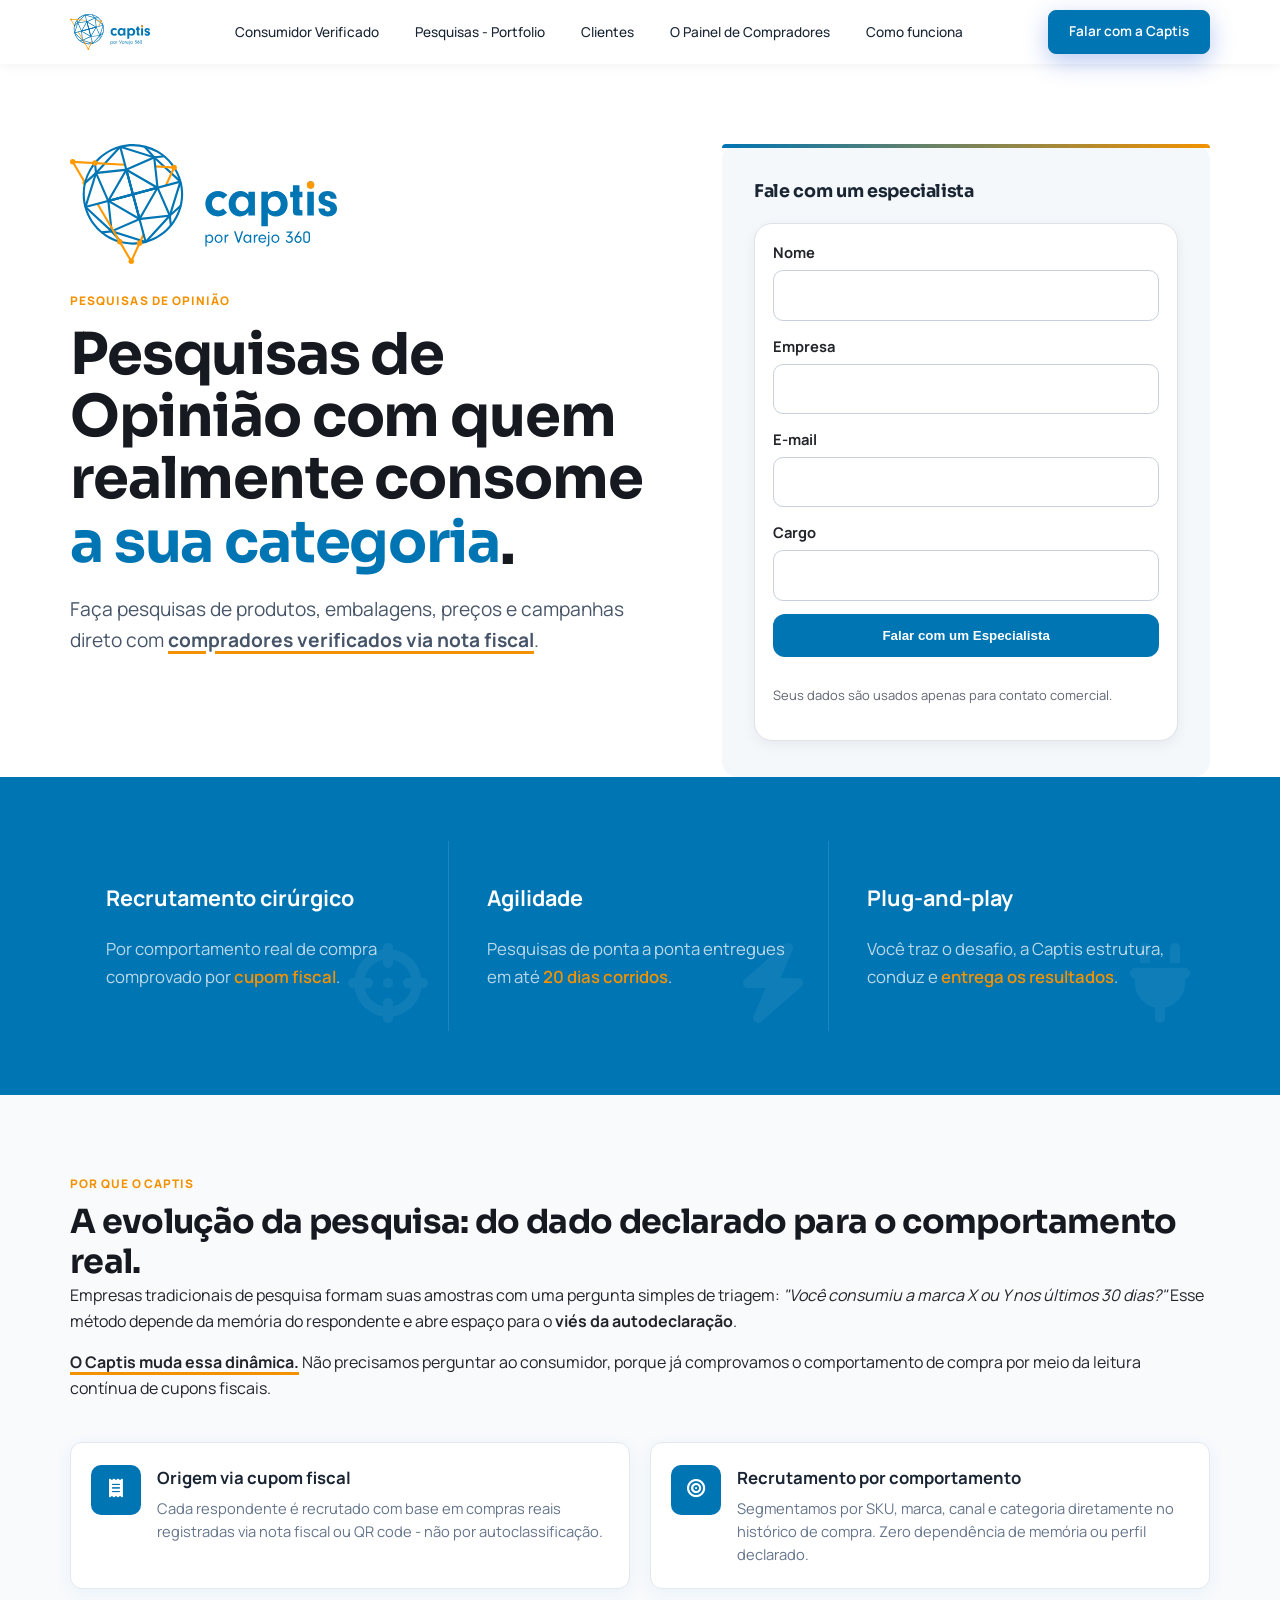
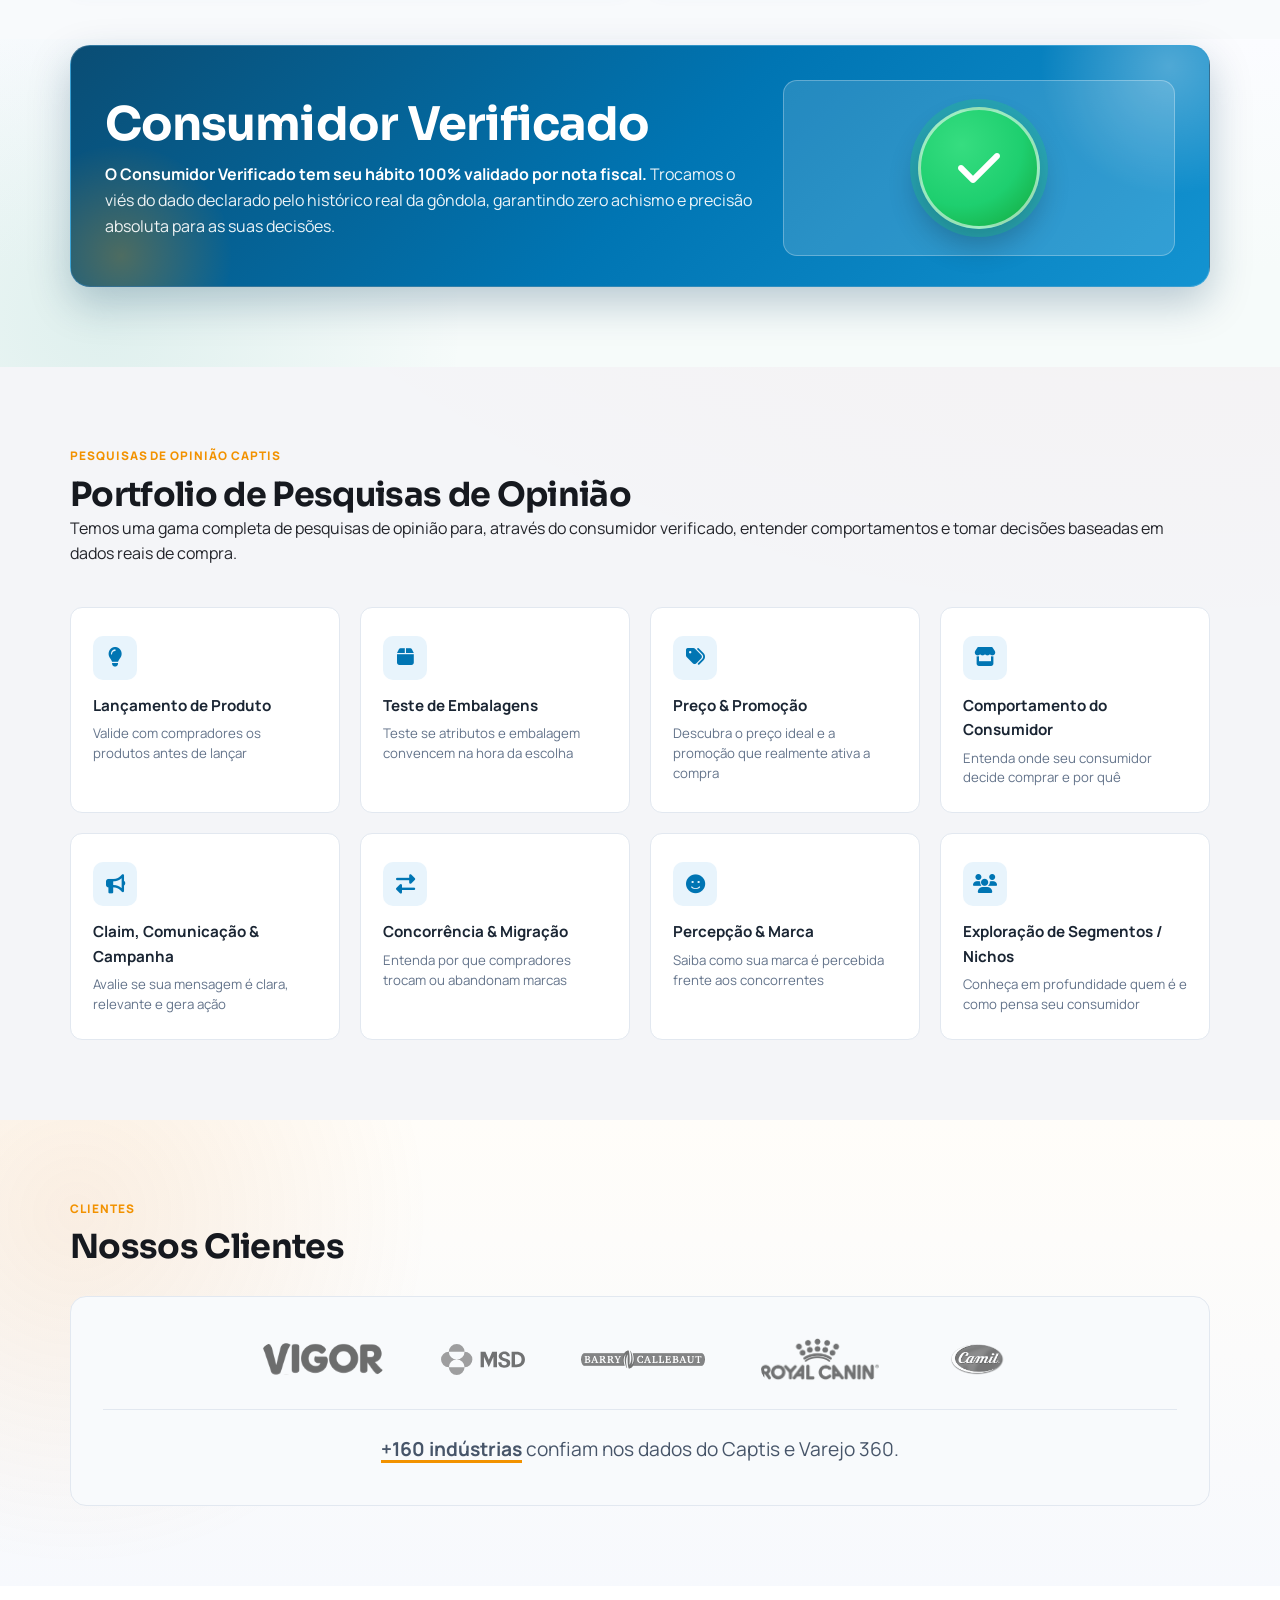
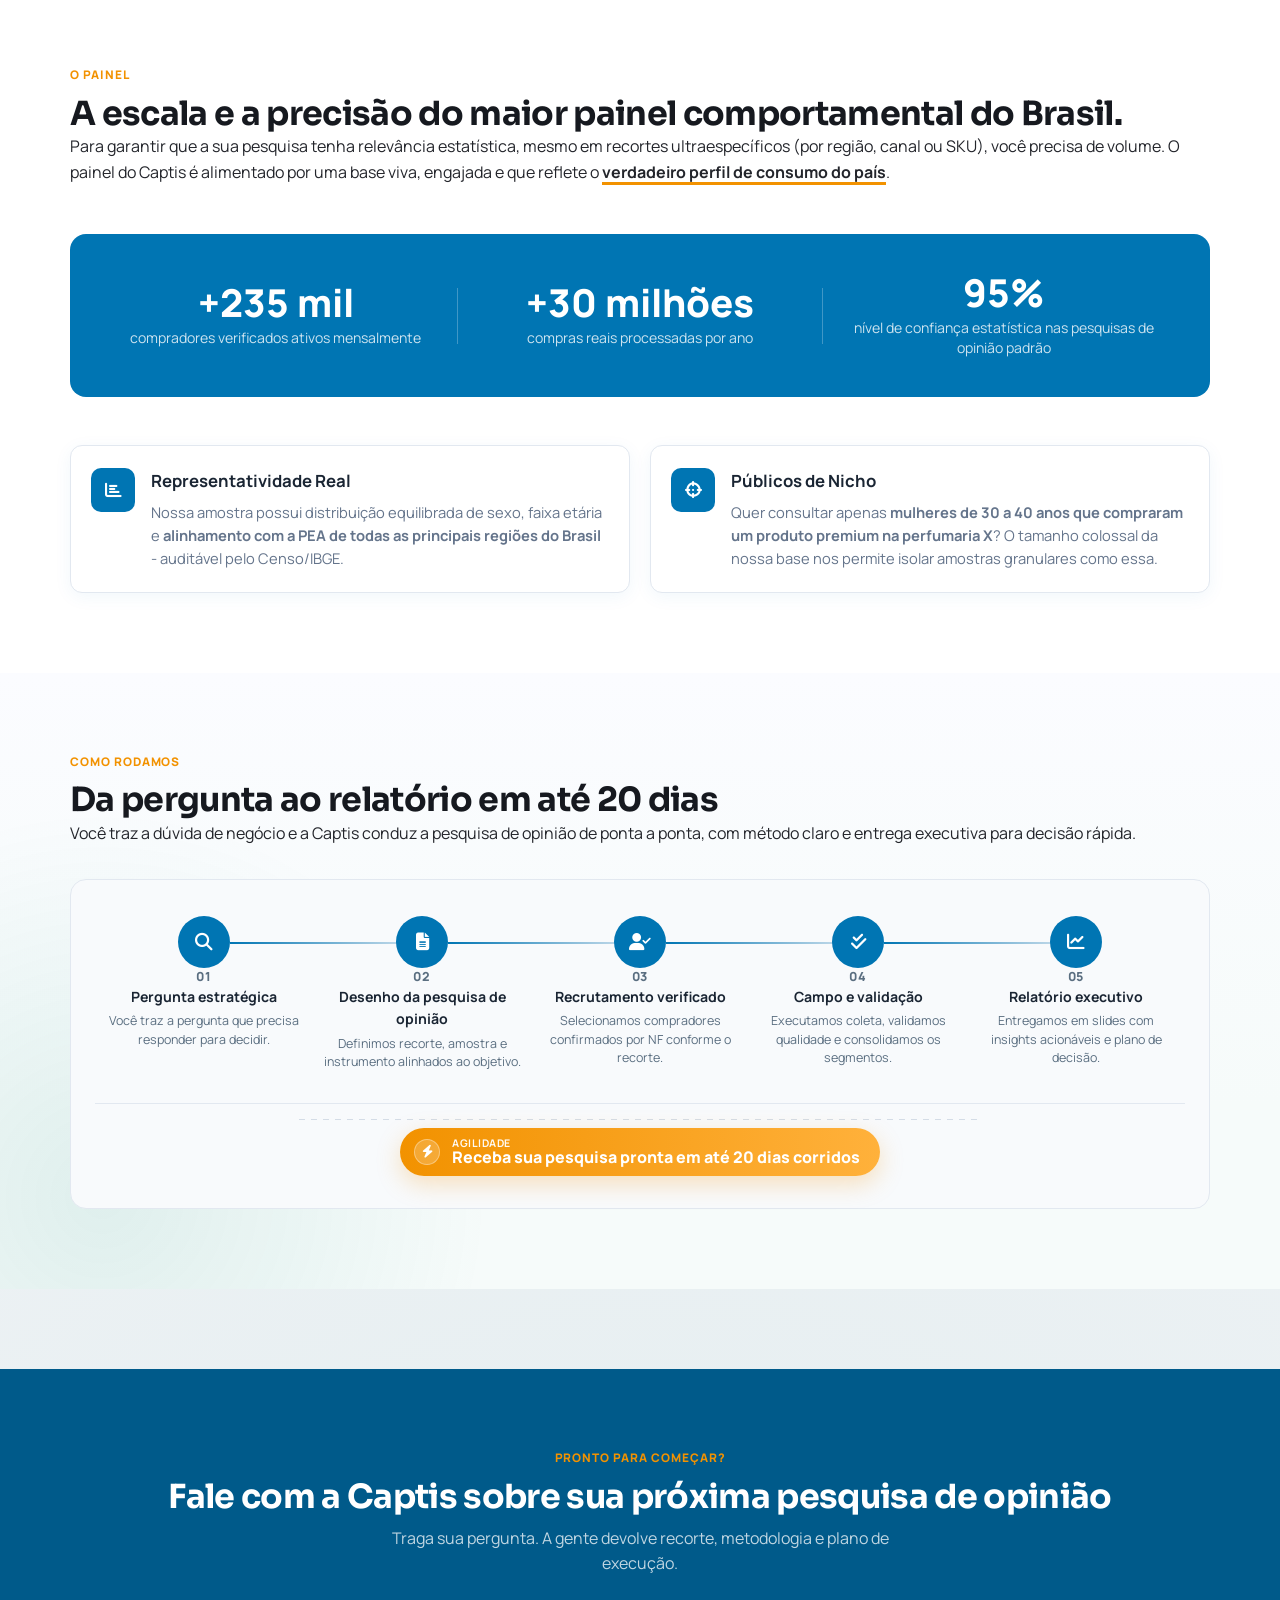
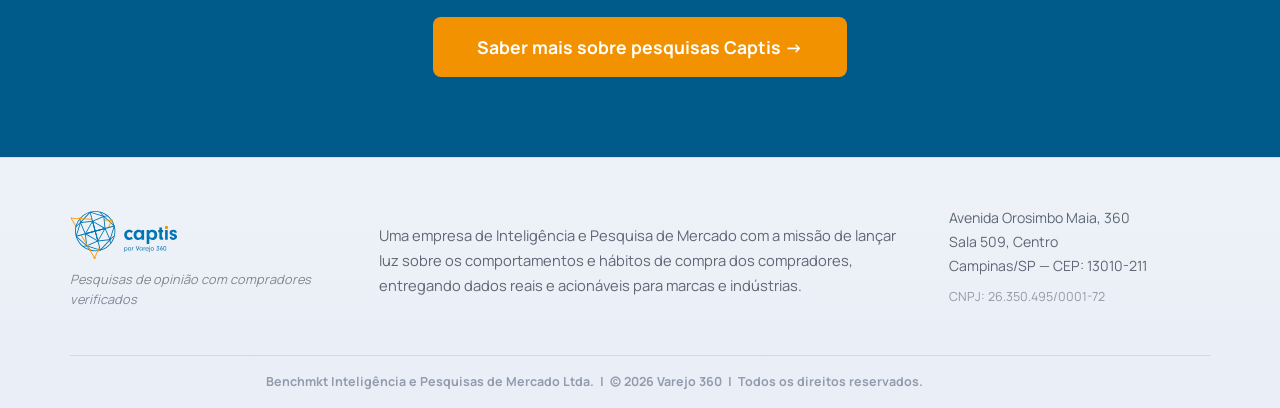
<file: index.html>
<!DOCTYPE html>
<html lang="pt-BR">
<head>
  <meta charset="UTF-8">
  <meta name="viewport" content="width=device-width, initial-scale=1.0">
  <title>Captis - Pesquisa com Consumidores Verificados</title>
  <meta http-equiv="refresh" content="0; url=captis-cmi.html">
  <link rel="canonical" href="captis-cmi.html">
  <script>window.location.replace("captis-cmi.html");</script>
</head>
<body>
  <p>Redirecionando para <a href="captis-cmi.html">Captis - Pesquisa com Consumidores Verificados</a>...</p>
</body>
</html>
</file>
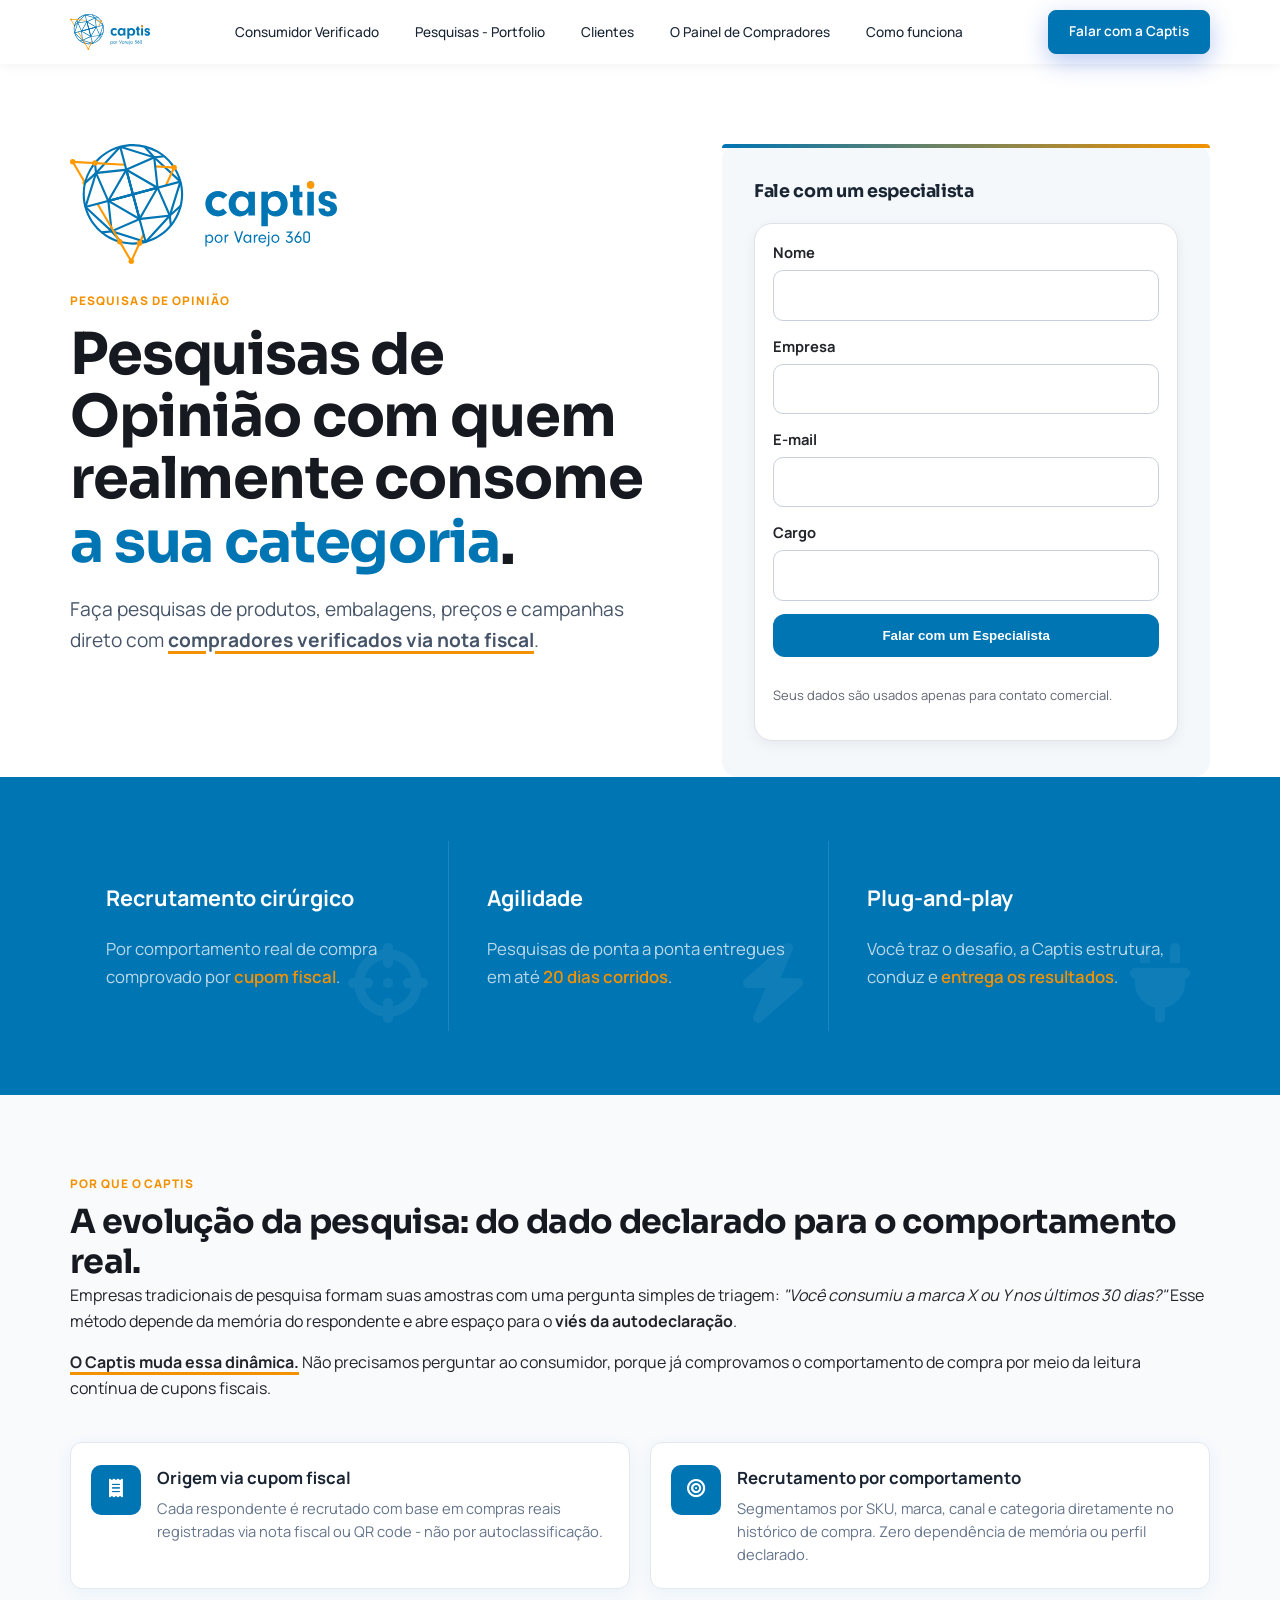
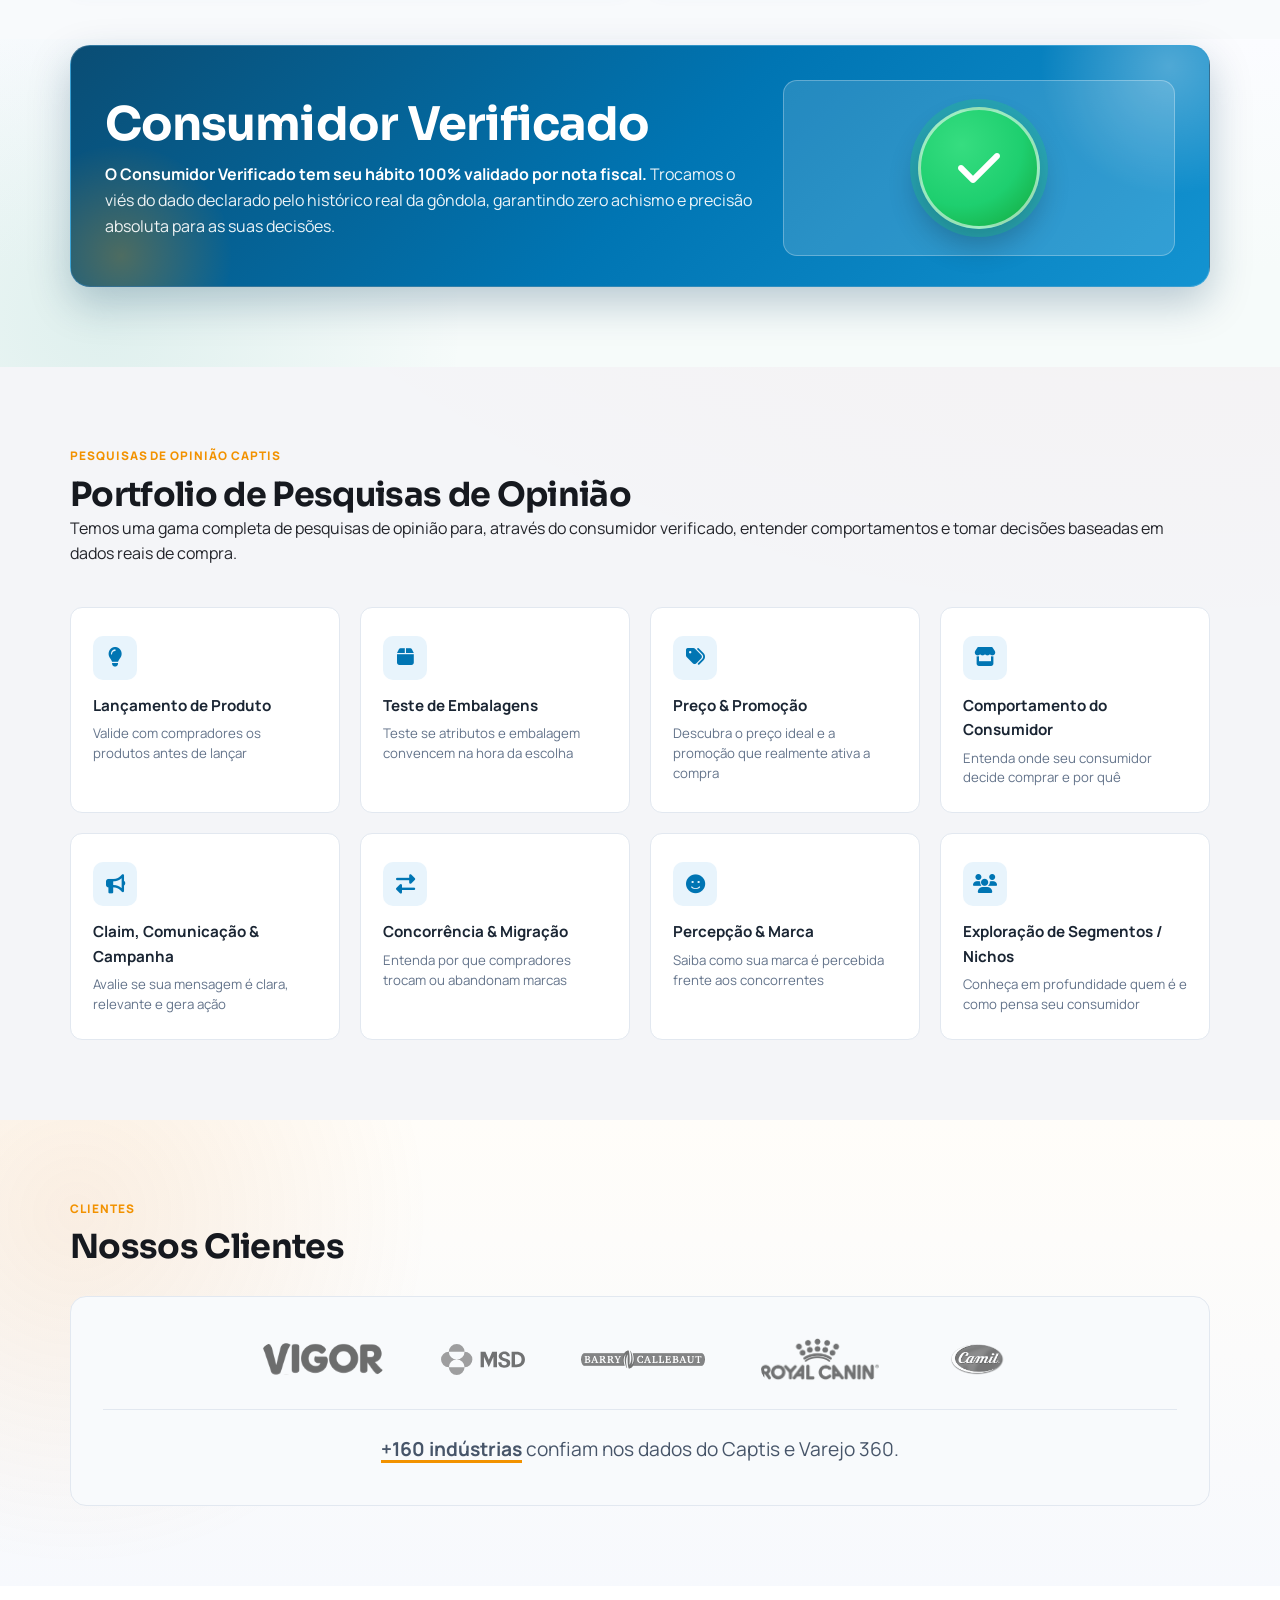
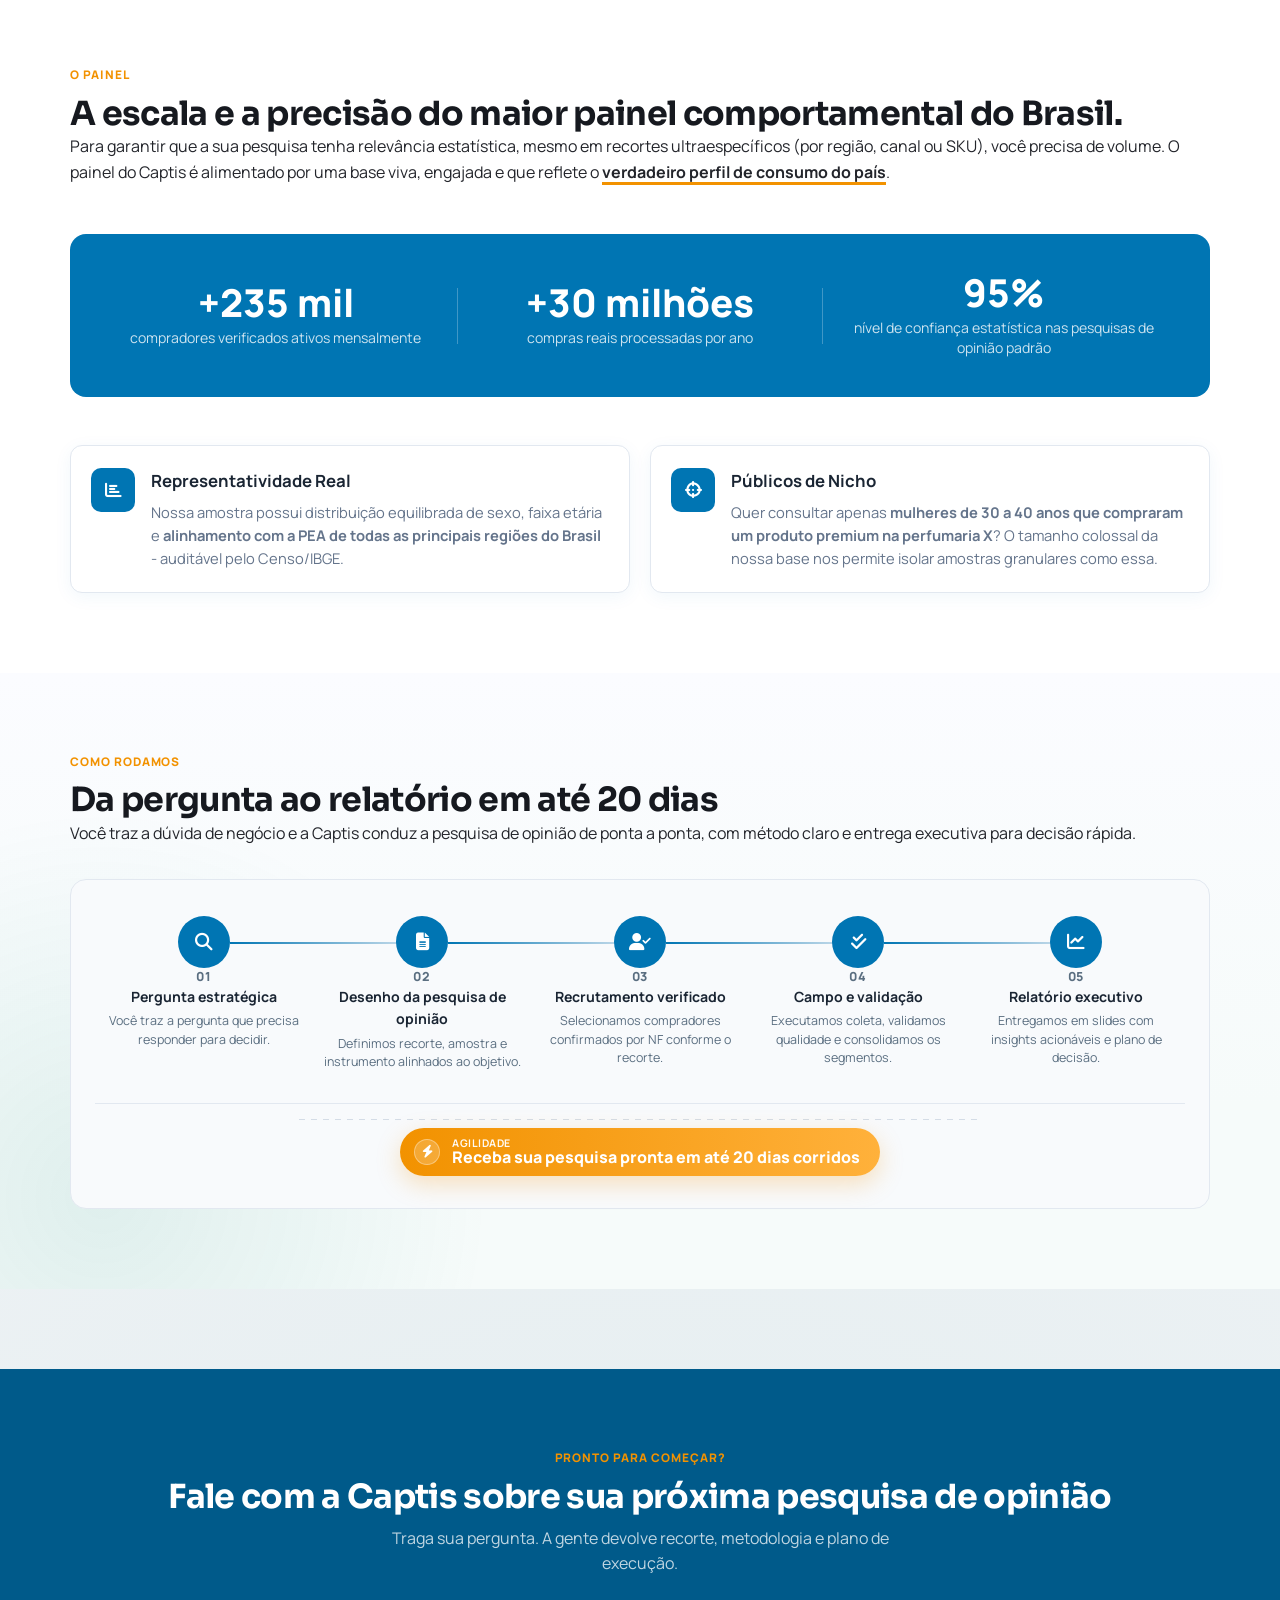
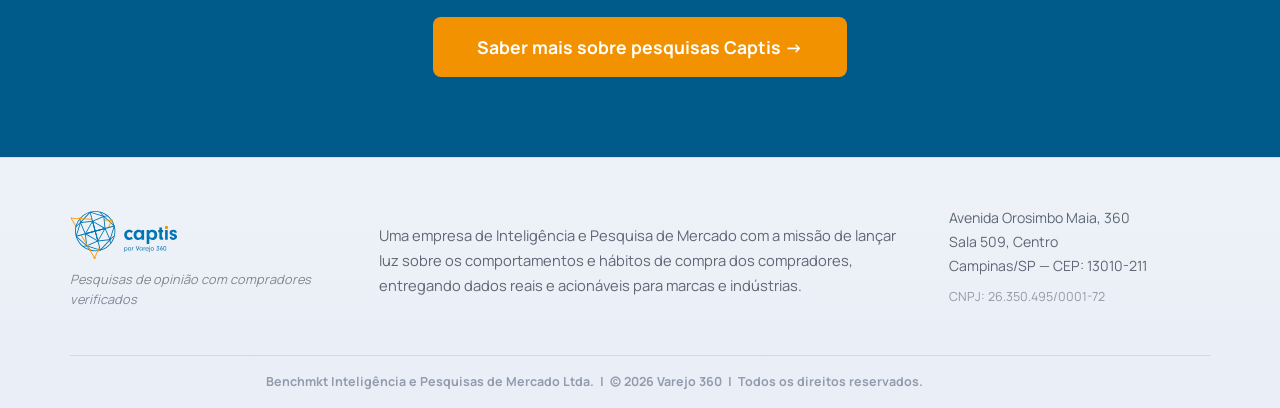
<file: captis-cmi.html>
<!DOCTYPE html>
<html lang="pt-BR">
<head>
  <meta charset="UTF-8">
  <meta name="viewport" content="width=device-width, initial-scale=1.0">
  <title>Captis - Pesquisa com Compradores Verificados</title>
  <meta name="description" content="Pesquisas de opinião com compradores verificados por comportamento real de compra. Painel de compradores com verificação por nota fiscal.">
  <meta name="robots" content="index,follow">
  <link rel="icon" type="image/svg+xml" href="favicon.svg">
  <link rel="preconnect" href="https://fonts.googleapis.com">
  <link rel="preconnect" href="https://fonts.gstatic.com" crossorigin>
  <link href="https://fonts.googleapis.com/css2?family=Manrope:wght@400;500;600;700;800&family=Sora:wght@500;600;700;800&display=swap" rel="stylesheet">
  <link rel="stylesheet" href="https://cdnjs.cloudflare.com/ajax/libs/font-awesome/6.5.0/css/all.min.css">
  <link rel="stylesheet" href="css/captis.css">
  <style>
    /* ── Paleta Varejo 360 ── */
    :root {
      --color-primary:   #0075B3;   /* azul V360 */
      --color-accent:    #F29200;   /* laranja V360 */
      --color-green:     #13A538;   /* verde V360 */
      --color-primary-dark: #005a8a;
      --color-bg:        #f4f8fb;
      --color-text:      #1a2533;
      --color-muted:     #5a6e80;
      --color-border:    #d6e4ef;
    }

    /* Botões */
    .btn-primary {
      background: var(--color-primary) !important;
      border-color: var(--color-primary) !important;
    }
    .btn-primary:hover {
      background: var(--color-primary-dark) !important;
      border-color: var(--color-primary-dark) !important;
    }
    .btn-submit {
      background: var(--color-primary) !important;
    }
    .btn-submit:hover {
      background: var(--color-primary-dark) !important;
    }

    /* Topbar / header */
    .topbar {
      background: #fff !important;
      border-bottom: none !important;
      box-shadow: 0 1px 12px rgba(0,0,0,.06) !important;
      padding: 0 !important;
      position: sticky;
      top: 0;
      z-index: 100;
    }
    .topbar .topbar-grid {
      display: flex !important;
      align-items: center !important;
      justify-content: space-between !important;
      min-height: 64px;
    }
    .topbar .brand img {
      height: 36px !important;
      width: auto !important;
    }
    .topbar .top-nav {
      display: flex !important;
      gap: 8px !important;
      list-style: none !important;
      margin: 0 !important;
      padding: 0 !important;
    }
    .topbar .top-nav a {
      font-size: .85rem !important;
      font-weight: 500 !important;
      color: var(--color-text) !important;
      text-decoration: none !important;
      padding: 8px 14px !important;
      border-radius: 6px !important;
      transition: background .15s, color .15s !important;
    }
    .topbar .top-nav a:hover {
      background: var(--color-bg) !important;
      color: var(--color-primary) !important;
    }
    .topbar .btn-primary {
      font-size: .85rem !important;
      padding: 10px 20px !important;
      border-radius: 8px !important;
      font-weight: 600 !important;
      white-space: nowrap !important;
    }

    /* Kickers e destaques de acento */
    .section-kicker, .eyebrow {
      color: var(--color-accent) !important;
    }

    /* Step numbers e ícones primários */
    .step { color: var(--color-accent) !important; }

    /* Logo grande no hero */
    .hero-logo {
      height: 120px;
      width: auto;
      display: block;
      margin-bottom: 28px;
    }

    /* ── Overrides e extensões para a LP CMI ── */

    /* Hero two-column: copy + form */
    .hero-cmi {
      background: #fff;
      padding: 80px 0 0;
    }
    .hero-cmi .hero-grid {
      display: grid;
      grid-template-columns: 1.1fr .9fr;
      gap: 56px;
      align-items: start;
    }
    @media (max-width: 768px) {
      .hero-cmi .hero-grid { grid-template-columns: 1fr; }
    }

    /* Hero description maior */
    .hero-description {
      font-size: 1.2rem;
      line-height: 1.6;
      color: #475569;
      margin: 0 0 24px;
    }

    /* Highlights strip */
    .highlights-section {
      background: var(--color-primary);
      padding: 64px 0;
      margin-top: 0;
    }
    .highlights-grid {
      display: grid;
      grid-template-columns: repeat(3, 1fr);
      gap: 2px;
    }
    @media (max-width: 768px) {
      .highlights-grid { grid-template-columns: 1fr; gap: 2px; }
      .highlights-section { padding: 64px 0; }
    }
    .highlight-item {
      padding: 40px 36px;
      position: relative;
      overflow: visible;
      display: flex;
      flex-direction: column;
      gap: 12px;
      border-right: 1px solid rgba(255,255,255,.12);
    }
    .highlight-item:last-child { border-right: none; }
    .highlight-item::before { display: none; }
    .highlight-num {
      font-size: 5rem;
      line-height: 1;
      color: #fff;
      opacity: .06;
      position: absolute;
      bottom: 8px;
      right: 20px;
      pointer-events: none;
      user-select: none;
    }
    .highlight-item strong {
      display: block;
      font-size: 1.35rem;
      font-weight: 700;
      color: #fff;
      margin-bottom: 8px;
    }
    .highlight-item p {
      font-size: 1.05rem;
      color: rgba(255,255,255,.72);
      margin: 0;
      line-height: 1.65;
    }

    /* Destaque laranja inline */
    .hl-accent {
      font-style: normal;
      color: var(--color-accent);
      font-weight: 600;
    }

    /* Sublinhado decorativo */
    .text-underline-accent {
      text-decoration: underline;
      text-decoration-color: var(--color-accent);
      text-decoration-thickness: 3px;
      text-underline-offset: 4px;
    }
    .hero-highlight {
      font-weight: 800;
      color: #F29200;
      background: linear-gradient(180deg, rgba(0,0,0,0) 58%, rgba(0,0,0,.14) 58%);
      border-radius: 2px;
      padding: 0 2px;
      white-space: nowrap;
    }

    /* Texto rotativo no H1 — efeito máscara (slot machine) */
    .hero-rotating-wrap {
      display: inline-block;
      overflow: hidden;
      vertical-align: bottom;
      line-height: 1.15;
      height: 1.15em;
    }
    .hero-rotating {
      display: inline-block;
      color: var(--color-primary);
      animation: slideMask 3s cubic-bezier(.4,0,.2,1) infinite;
    }
    @keyframes slideMask {
      0%   { transform: translateY(110%); }
      12%  { transform: translateY(0);    }
      78%  { transform: translateY(0);    }
      90%  { transform: translateY(-110%); }
      100% { transform: translateY(-110%); }
    }

    /* Form card inline no hero */
    .hero-form-card {
      background: var(--color-bg);
      border: none;
      border-radius: 16px;
      padding: 36px 32px;
      box-shadow: none;
      position: relative;
    }
    .hero-form-card::before {
      content: "";
      position: absolute;
      top: 0; left: 0;
      width: 100%; height: 4px;
      border-radius: 16px 16px 0 0;
      background: linear-gradient(90deg, var(--color-primary), var(--color-accent));
    }
    .hero-form-card h3 {
      font-size: 1.1rem;
      font-weight: 700;
      margin-bottom: 20px;
      color: var(--color-text, #1a202c);
    }

    /* Seção: portfólio de pesquisas */
    .portfolio-grid {
      display: grid;
      grid-template-columns: repeat(4, 1fr);
      gap: 20px;
      margin-top: 40px;
    }
    @media (max-width: 900px) {
      .portfolio-grid { grid-template-columns: repeat(2, 1fr); }
    }
    @media (max-width: 480px) {
      .portfolio-grid { grid-template-columns: 1fr; }
    }
    .portfolio-item {
      background: #fff;
      border: 1px solid #e2e8f0;
      border-radius: 12px;
      padding: 28px 22px 24px;
      text-align: left;
      display: flex;
      flex-direction: column;
      gap: 0;
      transition: box-shadow .2s, transform .2s;
    }
    .portfolio-item:hover {
      box-shadow: 0 8px 28px rgba(0,117,179,.10);
      transform: translateY(-3px);
    }
    .portfolio-item .item-icon-wrap {
      width: 44px; height: 44px;
      background: #e8f4fc;
      border-radius: 10px;
      display: flex; align-items: center; justify-content: center;
      margin-bottom: 14px;
      flex-shrink: 0;
    }
    .portfolio-item i {
      font-size: 1.2rem;
      color: var(--color-primary);
    }
    .portfolio-item h4 { font-size: .95rem; font-weight: 700; margin: 0 0 6px; color: var(--color-text); }
    .portfolio-item p  { font-size: .83rem; color: #64748b; margin: 0; line-height: 1.5; }
    /* Selo verificado */
    .verified-seal {
      display: inline-flex;
      align-items: center;
      gap: 4px;
      background: var(--color-green);
      color: #fff;
      font-size: .75rem;
      font-weight: 700;
      letter-spacing: .04em;
      text-transform: uppercase;
      padding: 4px 12px 4px 8px;
      border-radius: 999px;
      vertical-align: middle;
      margin-left: 12px;
      line-height: 1;
    }
    .verified-seal svg { width: 16px; height: 16px; }
    /* Seção: consumidor verificado */
    .verified-concept-wrap {
      margin-top: 0;
      display: flex;
      justify-content: center;
    }
    #consumidor-verificado {
      padding-top: 6px;
    }
    .verified-concept-card {
      position: relative;
      background: linear-gradient(135deg, #0a4d74 0%, #0075b3 52%, #1393d1 100%);
      border: 1px solid rgba(255, 255, 255, 0.18);
      border-radius: 20px;
      padding: 34px 34px 30px;
      max-width: none;
      width: 100%;
      box-shadow: 0 16px 40px rgba(0, 57, 92, 0.25);
      overflow: hidden;
    }
    .verified-concept-card::before {
      content: "";
      position: absolute;
      top: -110px;
      right: -90px;
      width: 260px;
      height: 260px;
      border-radius: 50%;
      background: radial-gradient(circle, rgba(255,255,255,.28) 0%, rgba(255,255,255,0) 70%);
    }
    .verified-concept-card::after {
      content: "";
      position: absolute;
      bottom: -80px;
      left: -60px;
      width: 220px;
      height: 220px;
      border-radius: 50%;
      background: radial-gradient(circle, rgba(242,146,0,.30) 0%, rgba(242,146,0,0) 72%);
    }
    .verified-concept-title {
      margin: 0 0 10px;
      color: #fff;
      font-size: clamp(2rem, 4vw, 2.9rem);
      line-height: 1.2;
      position: relative;
      z-index: 1;
    }
    .verified-concept-layout {
      display: grid;
      grid-template-columns: 1.25fr .75fr;
      gap: 24px;
      align-items: center;
      position: relative;
      z-index: 1;
    }
    .verified-concept-card p {
      margin: 0;
      font-size: 1rem;
      line-height: 1.62;
      color: rgba(255,255,255,.92);
      max-width: none;
      position: relative;
      z-index: 1;
    }
    .verified-check-panel {
      background: rgba(255,255,255,.14);
      border: 1px solid rgba(255,255,255,.28);
      border-radius: 14px;
      min-height: 176px;
      display: flex;
      align-items: center;
      justify-content: center;
      padding: 12px;
      justify-self: stretch;
    }
    .verified-check-ring {
      width: 122px;
      height: 122px;
      border-radius: 999px;
      display: flex;
      align-items: center;
      justify-content: center;
      background: radial-gradient(circle at 35% 30%, #36dd80 0%, #1ecf6f 55%, #13a538 100%);
      border: 3px solid rgba(255,255,255,.55);
      box-shadow: 0 0 0 8px rgba(30, 207, 111, 0.25), 0 16px 30px rgba(0,0,0,.24);
      color: #ffffff;
      font-size: 3rem;
    }
    .verified-concept-card strong { color: #fff; }
    @media (max-width: 768px) {
      .verified-concept-layout { grid-template-columns: 1fr; }
      .verified-concept-card {
        padding: 28px 22px 24px;
        border-radius: 16px;
      }
      .verified-concept-card p { font-size: .95rem; }
      .verified-check-panel { min-height: 142px; }
      .verified-check-ring {
        width: 96px;
        height: 96px;
        font-size: 2.4rem;
      }
    }

    /* Seção: evolução da pesquisa */
    .evolution-section {
      background: #f8fafc;
      padding: 80px 0 28px;
    }
    .evolution-section .section-head {
      max-width: 100%;
    }
    .evolution-pillars {
      display: grid;
      grid-template-columns: repeat(2, 1fr);
      gap: 20px;
      margin-top: 40px;
    }
    @media (max-width: 768px) {
      .evolution-pillars { grid-template-columns: 1fr; }
    }
    .evolution-pillar {
      display: flex;
      gap: 16px;
      align-items: flex-start;
      background: #fff;
      border: 1px solid #e2e8f0;
      border-radius: 12px;
      padding: 22px 20px;
      box-shadow: 0 4px 18px rgba(0, 117, 179, 0.06);
    }
    .pillar-icon {
      width: 50px;
      height: 50px;
      border-radius: 10px;
      background: var(--color-primary);
      color: #fff;
      display: flex;
      align-items: center;
      justify-content: center;
      font-size: 1.15rem;
      flex-shrink: 0;
    }
    .evolution-pillar h4 {
      font-size: 1.05rem;
      font-weight: 700;
      color: var(--color-text);
      margin: 0 0 6px;
    }
    .evolution-pillar p {
      font-size: .92rem;
      color: #64748b;
      margin: 0;
      line-height: 1.55;
    }
    .evolution-grid {
      display: grid;
      grid-template-columns: 1fr 64px 1fr;
      gap: 32px;
      align-items: center;
      margin-bottom: 64px;
    }
    @media (max-width: 768px) {
      .evolution-grid { grid-template-columns: 1fr; gap: 24px; }
      .evolution-arrow { transform: rotate(90deg); margin: 0 auto; }
    }
    .evolution-col {
      border-radius: 16px;
      padding: 32px;
    }
    .evolution-col--old {
      background: #fff;
      border: 1.5px solid #e2e8f0;
    }
    .evolution-col--new {
      background: #fff;
      border: 2px solid var(--color-primary);
      box-shadow: 0 4px 24px rgba(0,117,179,.10);
    }
    .evolution-col-label { margin-bottom: 20px; }
    .evo-badge {
      display: inline-block;
      font-size: .72rem;
      font-weight: 700;
      letter-spacing: .06em;
      text-transform: uppercase;
      padding: 4px 12px;
      border-radius: 999px;
    }
    .evo-badge--old {
      background: #f1f5f9;
      color: #64748b;
    }
    .evo-badge--new {
      background: var(--color-primary);
      color: #fff;
    }
    .evolution-quote {
      font-size: 1.05rem;
      font-style: italic;
      color: #475569;
      line-height: 1.5;
      margin-bottom: 16px;
      position: relative;
    }
    .evolution-quote--new {
      color: var(--color-text);
      font-weight: 500;
    }
    .quote-mark {
      font-size: 3rem;
      line-height: 0;
      vertical-align: -0.5rem;
      color: #cbd5e1;
      margin-right: 4px;
      font-style: normal;
    }
    .evolution-col--new .quote-mark { color: var(--color-primary); opacity: .3; }
    .evolution-col-desc {
      font-size: .88rem;
      color: #64748b;
      margin: 0;
      line-height: 1.6;
    }
    .evolution-arrow {
      display: flex;
      flex-direction: column;
      align-items: center;
      gap: 6px;
      color: var(--color-accent);
    }
    .evolution-arrow svg { width: 40px; height: 40px; }
    .evolution-arrow span {
      font-size: .65rem;
      font-weight: 700;
      letter-spacing: .1em;
      text-transform: uppercase;
      color: var(--color-accent);
    }
    .evolution-bottom {
      max-width: 760px;
      margin: 0 auto;
      text-align: center;
    }
    .evolution-title {
      font-size: clamp(1.3rem, 2.5vw, 1.75rem);
      font-weight: 800;
      color: var(--color-text);
      margin-bottom: 24px;
      line-height: 1.3;
    }
    .evolution-body {
      font-size: 1rem;
      color: #475569;
      line-height: 1.75;
      margin-bottom: 16px;
    }
    .evolution-body:last-child { margin-bottom: 0; }
    .evolution-body strong { color: var(--color-text); }

    /* Seção: portfólio de soluções V2 */
    .solutions-grid {
      display: grid;
      grid-template-columns: repeat(4, 1fr);
      gap: 20px;
      align-items: start;
    }
    @media (max-width: 1024px) {
      .solutions-grid { grid-template-columns: repeat(2, 1fr); }
    }
    @media (max-width: 600px) {
      .solutions-grid { grid-template-columns: 1fr; }
    }
    .solution-card {
      display: flex;
      gap: 16px;
      background: #fff;
      border: 1.5px solid #e2e8f0;
      border-radius: 14px;
      padding: 24px;
      transition: box-shadow .18s, border-color .18s;
    }
    .solution-card:hover {
      border-color: var(--color-primary);
      box-shadow: 0 4px 20px rgba(0,117,179,.09);
    }
    .solution-icon-wrap {
      width: 44px;
      height: 44px;
      border-radius: 10px;
      background: var(--color-primary);
      color: #fff;
      display: flex;
      align-items: center;
      justify-content: center;
      font-size: 1.1rem;
      flex-shrink: 0;
    }
    .solution-body { flex: 1; }
    .solution-body h4 {
      font-size: .95rem;
      font-weight: 700;
      color: var(--color-text);
      margin: 0 0 6px;
    }
    .solution-desc {
      font-size: .85rem;
      color: #64748b;
      margin: 0 0 14px;
      line-height: 1.5;
    }
    .solution-questions {
      list-style: none;
      padding: 0;
      margin: 0;
      border-top: 1px solid #f1f5f9;
      padding-top: 12px;
      display: flex;
      flex-direction: column;
      gap: 5px;
    }
    .solution-questions li {
      font-size: .83rem;
      color: #475569;
      line-height: 1.45;
      padding-left: 14px;
      position: relative;
    }
    .solution-questions li::before {
      content: "•";
      position: absolute;
      left: 0;
      color: var(--color-primary);
      font-size: .8rem;
    }

    /* Seção: robustez do painel */
    .panel-scale-section { background: #fff; }

    .panel-stats-banner {
      display: flex;
      align-items: center;
      justify-content: space-between;
      background: var(--color-primary);
      border-radius: 16px;
      padding: 40px 48px;
      margin: 48px 0;
      gap: 24px;
    }
    @media (max-width: 768px) {
      .panel-stats-banner { flex-direction: column; padding: 32px 24px; text-align: center; }
      .panel-stat-divider { width: 48px; height: 1px; background: rgba(255,255,255,.25); }
    }
    .panel-stat {
      display: flex;
      flex-direction: column;
      gap: 6px;
      flex: 1;
      text-align: center;
    }
    .panel-stat strong {
      font-size: clamp(1.8rem, 3vw, 2.6rem);
      font-weight: 800;
      color: #fff;
      line-height: 1;
    }
    .panel-stat span {
      font-size: .88rem;
      color: rgba(255,255,255,.80);
      line-height: 1.4;
    }
    .panel-stat-divider {
      width: 1px;
      height: 56px;
      background: rgba(255,255,255,.25);
      flex-shrink: 0;
    }

    .authority-grid {
      display: grid;
      grid-template-columns: repeat(2, 1fr);
      gap: 20px;
    }
    @media (max-width: 768px) {
      .authority-grid { grid-template-columns: 1fr; }
    }
    .authority-card {
      display: flex;
      gap: 16px;
      align-items: flex-start;
      background: #fff;
      border: 1px solid #e2e8f0;
      border-radius: 12px;
      padding: 22px 20px;
      box-shadow: 0 4px 18px rgba(0, 117, 179, 0.06);
    }
    .authority-icon {
      width: 44px;
      height: 44px;
      border-radius: 10px;
      background: var(--color-primary);
      color: #fff;
      display: flex;
      align-items: center;
      justify-content: center;
      font-size: 1.05rem;
      flex-shrink: 0;
    }
    .authority-card h4 {
      font-size: 1.05rem;
      font-weight: 700;
      color: var(--color-text);
      margin: 0 0 6px;
    }
    .authority-card p {
      font-size: .92rem;
      color: #64748b;
      margin: 0;
      line-height: 1.55;
    }

    /* Compradores verificados conciso */
    .cv-steps {
      display: flex;
      align-items: center;
      justify-content: center;
      gap: 16px;
      flex-wrap: wrap;
      margin-top: 8px;
    }
    .cv-step {
      display: flex;
      flex-direction: column;
      align-items: center;
      gap: 12px;
      text-align: center;
      max-width: 180px;
    }
    .cv-step-icon {
      width: 56px;
      height: 56px;
      border-radius: 50%;
      background: var(--color-primary);
      color: #fff;
      display: flex;
      align-items: center;
      justify-content: center;
      font-size: 1.2rem;
    }
    .cv-step p {
      font-size: .85rem;
      color: #475569;
      margin: 0;
      line-height: 1.5;
    }
    .cv-step-arrow {
      color: #cbd5e1;
      font-size: 1.2rem;
      flex-shrink: 0;
    }
    @media (max-width: 600px) {
      .cv-step-arrow { transform: rotate(90deg); }
    }

    /* Seção: clientes / logos */
    .clients-block {
      background: #f8fafc;
      border: 1px solid #e2e8f0;
      border-radius: 16px;
      padding: 40px 32px;
      margin-top: 28px;
    }
    .clients-logo-grid {
      display: flex;
      flex-wrap: wrap;
      gap: 32px 40px;
      align-items: center;
      justify-content: center;
      padding-bottom: 28px;
      border-bottom: 1px solid #e2e8f0;
    }
    .client-logo-placeholder {
      background: #f1f5f9;
      border: 1px dashed #cbd5e1;
      border-radius: 8px;
      width: 140px; height: 60px;
      display: flex; align-items: center; justify-content: center;
      font-size: .8rem; color: #94a3b8; font-weight: 600;
    }
    .client-logo-item {
      background: transparent;
      border: none;
      border-radius: 0;
      width: auto;
      min-width: 100px;
      max-width: 140px;
      height: 44px;
      flex: 0 0 auto;
      display: flex;
      align-items: center;
      justify-content: center;
      padding: 0 8px;
      opacity: .9;
      transition: opacity .2s ease;
    }
    .client-logo-item:hover {
      opacity: 1;
    }
    .client-logo-item img {
      max-width: 100%;
      max-height: 44px;
      width: auto;
      height: auto;
      object-fit: contain;
      display: block;
      filter: grayscale(100%);
      opacity: .75;
      transition: filter .25s ease, opacity .25s ease;
    }
    .client-logo-item:hover img {
      filter: grayscale(0%);
      opacity: 1;
    }
    .clients-proof-text {
      margin: 0;
      padding-top: 24px;
      text-align: center;
      font-size: 1.2rem;
      line-height: 1.6;
      color: #475569;
      font-weight: 400;
    }
    @media (max-width: 768px) {
      .clients-block { padding: 28px 20px; }
      .clients-logo-grid { gap: 24px 28px; padding-bottom: 24px; }
      .clients-proof-text { font-size: 1rem; padding-top: 20px; }
    }

    /* Seção: base estatisticamente relevante */
    .stats-grid {
      display: grid;
      grid-template-columns: repeat(auto-fit, minmax(180px, 1fr));
      gap: 24px;
      margin-top: 32px;
    }
    .stat-card {
      background: #fff;
      border: 1px solid #e2e8f0;
      border-radius: 10px;
      padding: 28px 20px;
      text-align: center;
    }
    .stat-card strong { display: block; font-size: 2rem; font-weight: 800; color: var(--color-primary, #1f4fd6); }
    .stat-card span   { font-size: .85rem; color: #64748b; }

    /* Timeline horizontal — ciclo integrado */
    .process-cycle-block {
      background: #f8fafc;
      border: 1px solid #e2e8f0;
      border-radius: 16px;
      padding: 36px 24px 32px;
      margin-top: 32px;
      position: relative;
    }
    .process-cycle-block::before {
      content: "";
      position: absolute;
      left: 50%;
      bottom: 88px;
      width: 60%;
      height: 1px;
      background: repeating-linear-gradient(90deg, #cbd5e1 0, #cbd5e1 6px, transparent 6px, transparent 12px);
      transform: translateX(-50%);
      opacity: .8;
    }
    @media (max-width: 768px) {
      .process-cycle-block::before { display: none; }
    }
    .htimeline {
      display: flex;
      align-items: flex-start;
      gap: 0;
      position: relative;
    }
    .htimeline-step {
      flex: 1;
      display: flex;
      flex-direction: column;
      align-items: center;
      text-align: center;
      position: relative;
      padding: 0 8px;
    }
    .htimeline-icon {
      width: 52px; height: 52px;
      border-radius: 50%;
      background: var(--color-primary);
      color: #fff;
      display: flex; align-items: center; justify-content: center;
      font-size: 1.1rem;
      position: relative;
      z-index: 2;
      flex-shrink: 0;
    }
    .htimeline-connector {
      position: absolute;
      top: 26px;
      left: calc(50% + 26px);
      width: calc(100% - 26px);
      height: 2px;
      background: linear-gradient(90deg, var(--color-primary) 0%, var(--color-border) 100%);
      z-index: 1;
    }
    .htimeline-step:last-child .htimeline-connector {
      background: transparent;
    }
    .htimeline-num {
      font-size: .7rem;
      font-weight: 800;
      color: var(--color-accent);
      margin: 10px 0 2px;
      letter-spacing: .06em;
    }
    .htimeline-step h4 {
      font-size: .88rem;
      font-weight: 700;
      margin: 0 0 4px;
      color: var(--color-text);
    }
    .htimeline-step p {
      font-size: .78rem;
      color: var(--color-muted);
      margin: 0;
      line-height: 1.45;
    }
    .process-cycle-footer {
      display: flex;
      flex-direction: column;
      align-items: center;
      gap: 20px;
      margin-top: 32px;
      padding-top: 24px;
      border-top: 1px solid #e2e8f0;
    }
    .process-speed-pill {
      display: inline-flex;
      align-items: center;
      gap: 12px;
      background: linear-gradient(90deg, #f29200 0%, #ffb13b 100%);
      color: #fff;
      border-radius: 999px;
      padding: 10px 20px 10px 14px;
      box-shadow: 0 8px 24px rgba(242, 146, 0, 0.25);
      position: relative;
      overflow: hidden;
    }
    #como-rodamos .section-head {
      max-width: none;
      width: 100%;
      margin-left: 0;
      margin-right: 0;
    }
    #como-rodamos .section-head > p:not(.section-kicker) {
      max-width: none;
      width: 100%;
    }
    #como-rodamos .section-head h2 {
      max-width: none;
      width: 100%;
    }
    #pesquisas .section-head,
    #base .section-head {
      max-width: none;
      width: 100%;
      margin-left: 0;
      margin-right: 0;
    }
    #pesquisas .section-head > p:not(.section-kicker) {
      max-width: none;
      width: 100%;
    }
    #base .section-head > p:not(.section-kicker) {
      max-width: none;
      width: 100%;
    }
    .process-speed-pill {
      display: inline-flex;
      align-items: center;
      gap: 12px;
      background: linear-gradient(90deg, #f29200 0%, #ffb13b 100%);
      color: #fff;
      border-radius: 999px;
      padding: 10px 20px 10px 14px;
      box-shadow: 0 8px 24px rgba(242, 146, 0, 0.25);
      position: relative;
      overflow: hidden;
    }
    .process-speed-pill::before {
      content: "";
      position: absolute;
      top: 0;
      left: -36%;
      width: 28%;
      height: 100%;
      background: linear-gradient(90deg, rgba(255,255,255,0) 0%, rgba(255,255,255,.35) 50%, rgba(255,255,255,0) 100%);
      transform: skewX(-22deg);
    }
    .process-speed-pill i {
      width: 26px;
      height: 26px;
      border-radius: 999px;
      display: inline-flex;
      align-items: center;
      justify-content: center;
      background: rgba(255, 255, 255, 0.2);
      border: 1px solid rgba(255,255,255,.35);
      font-size: .8rem;
      flex-shrink: 0;
      position: relative;
      z-index: 1;
    }
    .process-speed-pill .speed-copy {
      display: flex;
      flex-direction: column;
      line-height: 1.05;
      position: relative;
      z-index: 1;
    }
    .process-speed-pill .speed-copy span {
      font-size: .66rem;
      font-weight: 700;
      letter-spacing: .05em;
      text-transform: uppercase;
      opacity: .95;
    }
    .process-speed-pill .speed-copy strong {
      font-size: 1rem;
      font-weight: 800;
    }
    @media (max-width: 768px) {
      .process-cycle-block { padding: 24px 16px 24px; }
      .htimeline { flex-direction: column; gap: 28px; }
      .htimeline-connector { display: none; }
      .htimeline-step { align-items: flex-start; text-align: left; flex-direction: row; gap: 16px; padding: 0; }
      .htimeline-step > .htimeline-icon { flex-shrink: 0; }
      .htimeline-step .htimeline-num { order: -1; margin: 0 0 4px; }
      .process-cycle-footer { margin-top: 24px; padding-top: 20px; }
    }

    /* CTA final - fundo azul escuro */
    .cta-final-section {
      background: var(--color-primary-dark);
      padding: 80px 0;
      margin: 80px 0 0;
    }

    /* Footer CMI */
    .cmi-footer {
      padding: 48px 0 0 !important;
    }
    .cmi-footer-grid {
      display: grid;
      grid-template-columns: 1fr 2fr 1fr;
      gap: 48px;
      align-items: center;
      padding-bottom: 40px;
      border-bottom: 1px solid rgba(0,0,0,.1);
    }
    @media (max-width: 768px) {
      .cmi-footer-grid { grid-template-columns: 1fr; gap: 24px; text-align: center; }
    }
    .cmi-footer-brand img { height: 48px; width: auto; display: block; }
    .cmi-footer-tagline {
      font-size: .8rem;
      margin: 10px 0 0;
      opacity: .6;
      font-style: italic;
    }
    .cmi-footer-desc p {
      font-size: .92rem;
      line-height: 1.7;
      margin: 0;
      opacity: .8;
    }
    .cmi-footer-address p {
      font-size: .88rem;
      line-height: 1.7;
      margin: 0 0 8px;
      opacity: .8;
    }
    .cmi-footer-cnpj {
      font-size: .78rem !important;
      opacity: .5 !important;
    }
    .cmi-footer .legal-note {
      padding: 16px 0;
      font-size: .78rem;
      opacity: .5;
      border-top: none;
      margin: 0;
    }

    /* Seção: produto da Varejo 360 */
    .v360-strip {
      background: #f8f9fb;
      border: 1px solid #e2e8f0;
      border-radius: 12px;
      padding: 32px 40px;
      display: flex;
      align-items: center;
      gap: 32px;
      margin-top: 40px;
    }
    .v360-strip img { height: 40px; flex-shrink: 0; }
    .v360-strip p   { margin: 0; font-size: .95rem; color: #475569; }
    @media (max-width: 600px) {
      .v360-strip { flex-direction: column; text-align: center; }
    }
  </style>
</head>
<body>

  <!-- ── MENU ── -->
  <header class="topbar">
    <div class="container topbar-grid">
      <a class="brand" href="#inicio">
        <img src="logo-captis.svg" alt="Captis por Varejo 360" style="height:40px;width:auto;">
      </a>
      <nav aria-label="Navegação principal">
        <ul class="top-nav">
          <li><a href="#consumidor-verificado">Consumidor Verificado</a></li>
          <li><a href="#pesquisas">Pesquisas - Portfolio</a></li>
          <li><a href="#clientes">Clientes</a></li>
          <li><a href="#base">O Painel de Compradores</a></li>
          <li><a href="#como-rodamos">Como funciona</a></li>
        </ul>
      </nav>
      <a class="btn btn-primary" href="#hero-form">Falar com a Captis</a>
    </div>
  </header>


  <!-- ── HERO ── -->
  <section class="hero hero-cmi" id="inicio">
    <div class="container hero-grid">

      <!-- Cópia -->
      <div class="hero-copy">
        <img src="logo-captis.svg" alt="Captis por Varejo 360" class="hero-logo">
        <p class="eyebrow">Pesquisas de Opinião</p>
        <h1>Pesquisas de Opinião com quem realmente consome <span class="hero-rotating-wrap"><span class="hero-rotating" aria-live="polite">a sua categoria</span></span>.</h1>
        <p class="hero-description">
          Faça pesquisas de produtos, embalagens, preços e campanhas direto com <span class="text-underline-accent"><strong>compradores verificados via nota fiscal</strong></span>.
        </p>
      </div>

      <!-- Formulário inline -->
      <div class="hero-form-card" id="hero-form">
        <h3>Fale com um especialista</h3>
        <form class="lead-form" id="captis-cmi-form" action="#" method="post" aria-label="Formulário de contato CMI">
          <label for="nome">Nome</label>
          <input type="text" id="nome" name="nome" required>

          <label for="empresa">Empresa</label>
          <input type="text" id="empresa" name="empresa" required>

          <label for="email">E-mail</label>
          <input type="email" id="email" name="email" required>

          <label for="cargo">Cargo</label>
          <input type="text" id="cargo" name="cargo">

          <button type="submit" class="btn btn-submit">Falar com um Especialista</button>
          <p class="form-status" role="status" aria-live="polite"></p>
          <p class="privacy-note">Seus dados são usados apenas para contato comercial.</p>
        </form>
      </div>

    </div>
  </section>


  <main>

    <!-- ── HIGHLIGHTS ── -->
    <section class="highlights-section">
      <div class="container">
        <div class="highlights-grid">
          <div class="highlight-item">
            <strong>Recrutamento cirúrgico</strong>
            <p>Por comportamento real de compra comprovado por <em class="hl-accent">cupom fiscal</em>.</p>
            <span class="highlight-num"><i class="fas fa-crosshairs"></i></span>
          </div>
          <div class="highlight-item">
            <strong>Agilidade</strong>
            <p>Pesquisas de ponta a ponta entregues em até <em class="hl-accent">20 dias corridos</em>.</p>
            <span class="highlight-num"><i class="fas fa-bolt"></i></span>
          </div>
          <div class="highlight-item">
            <strong>Plug-and-play</strong>
            <p>Você traz o desafio, a Captis estrutura, conduz e <em class="hl-accent">entrega os resultados</em>.</p>
            <span class="highlight-num"><i class="fas fa-plug"></i></span>
          </div>
        </div>
      </div>
    </section>

    <!-- ── BLOCO EVOLUÇÃO DA PESQUISA ── -->
    <section class="section evolution-section">
      <div class="container">
        <div class="section-head">
          <p class="section-kicker">Por que o Captis</p>
          <h2>A evolução da pesquisa: do dado declarado para o comportamento real.</h2>
          <p>Empresas tradicionais de pesquisa formam suas amostras com uma pergunta simples de triagem: <em>"Você consumiu a marca X ou Y nos últimos 30 dias?"</em> Esse método depende da memória do respondente e abre espaço para o <strong>viés da autodeclaração</strong>.</p>
          <p><span class="text-underline-accent"><strong>O Captis muda essa dinâmica.</strong></span> Não precisamos perguntar ao consumidor, porque já comprovamos o comportamento de compra por meio da leitura contínua de cupons fiscais.</p>

          <div class="evolution-pillars">
            <div class="evolution-pillar">
              <div class="pillar-icon"><i class="fas fa-receipt"></i></div>
              <div>
                <h4>Origem via cupom fiscal</h4>
                <p>Cada respondente é recrutado com base em compras reais registradas via nota fiscal ou QR code - não por autoclassificação.</p>
              </div>
            </div>
            <div class="evolution-pillar">
              <div class="pillar-icon"><i class="fas fa-bullseye"></i></div>
              <div>
                <h4>Recrutamento por comportamento</h4>
                <p>Segmentamos por SKU, marca, canal e categoria diretamente no histórico de compra. Zero dependência de memória ou perfil declarado.</p>
              </div>
            </div>
          </div>

        </div>
      </div>
    </section>

    <!-- ── CONSUMIDORES VERIFICADOS ── -->
    <section class="section methodology" id="consumidor-verificado">
      <div class="container">
        <div class="verified-concept-wrap">
          <div class="verified-concept-card">
            <div class="verified-concept-layout">
              <div>
                <h3 class="verified-concept-title">Consumidor Verificado</h3>
                <p><strong>O Consumidor Verificado tem seu hábito 100% validado por nota fiscal.</strong> Trocamos o viés do dado declarado pelo histórico real da gôndola, garantindo zero achismo e precisão absoluta para as suas decisões.</p>
              </div>
              <aside class="verified-check-panel" aria-label="Selo de validação">
                <div class="verified-check-ring"><i class="fas fa-check"></i></div>
              </aside>
            </div>
          </div>
        </div>
      </div>
    </section>

    <!-- ── PESQUISAS QUE RODAMOS ── -->
    <section class="section" id="pesquisas">
      <div class="container">
        <div class="section-head">
          <p class="section-kicker">Pesquisas de Opinião Captis</p>
          <h2>Portfolio de Pesquisas de Opinião</h2>
          <p>Temos uma gama completa de pesquisas de opinião para, através do consumidor verificado, entender comportamentos e tomar decisões baseadas em dados reais de compra.</p>
        </div>

        <div class="portfolio-grid">
          <div class="portfolio-item">
            <div class="item-icon-wrap"><i class="fas fa-lightbulb"></i></div>
            <h4>Lançamento de Produto</h4>
            <p>Valide com compradores os produtos antes de lançar</p>
          </div>
          <div class="portfolio-item">
            <div class="item-icon-wrap"><i class="fas fa-box"></i></div>
            <h4>Teste de Embalagens</h4>
            <p>Teste se atributos e embalagem convencem na hora da escolha</p>
          </div>
          <div class="portfolio-item">
            <div class="item-icon-wrap"><i class="fas fa-tags"></i></div>
            <h4>Preço &amp; Promoção</h4>
            <p>Descubra o preço ideal e a promoção que realmente ativa a compra</p>
          </div>
          <div class="portfolio-item">
            <div class="item-icon-wrap"><i class="fas fa-store"></i></div>
            <h4>Comportamento do Consumidor</h4>
            <p>Entenda onde seu consumidor decide comprar e por quê</p>
          </div>
          <div class="portfolio-item">
            <div class="item-icon-wrap"><i class="fas fa-bullhorn"></i></div>
            <h4>Claim, Comunicação &amp; Campanha</h4>
            <p>Avalie se sua mensagem é clara, relevante e gera ação</p>
          </div>
          <div class="portfolio-item">
            <div class="item-icon-wrap"><i class="fas fa-exchange-alt"></i></div>
            <h4>Concorrência &amp; Migração</h4>
            <p>Entenda por que compradores trocam ou abandonam marcas</p>
          </div>
          <div class="portfolio-item">
            <div class="item-icon-wrap"><i class="fas fa-smile"></i></div>
            <h4>Percepção &amp; Marca</h4>
            <p>Saiba como sua marca é percebida frente aos concorrentes</p>
          </div>
          <div class="portfolio-item">
            <div class="item-icon-wrap"><i class="fas fa-users"></i></div>
            <h4>Exploração de Segmentos / Nichos</h4>
            <p>Conheça em profundidade quem é e como pensa seu consumidor</p>
          </div>
        </div>
      </div>
    </section>


    <!-- ── PORTFÓLIO V2 ── (oculto por enquanto) -->
    <section class="section solutions-section" id="solucoes" style="display: none;">
      <div class="container">
        <div class="section-head">
          <p class="section-kicker">Portfólio de Soluções</p>
          <h2>Respostas precisas para os desafios críticos da sua marca.</h2>
          <p>Traga a sua dúvida de negócio. Nós cruzamos o comportamento real com a opinião de quem de fato passa pelo caixa para entregar insights acionáveis.</p>
        </div>

        <div class="solutions-grid">

          <div class="solution-card">
            <div class="solution-icon-wrap"><i class="fas fa-lightbulb"></i></div>
            <div class="solution-body">
              <h4>Lançamento de Produto</h4>
              <p class="solution-desc">Vá além da intenção e valide ideias antes de escalar a produção.</p>
              <ul class="solution-questions">
                <li>Compraria este novo sabor ou formato?</li>
                <li>Qual atributo o convence a testar?</li>
                <li>O que precisa mudar antes de ir para a gôndola?</li>
              </ul>
            </div>
          </div>

          <div class="solution-card">
            <div class="solution-icon-wrap"><i class="fas fa-box"></i></div>
            <div class="solution-body">
              <h4>Teste de Embalagens</h4>
              <p class="solution-desc">Descubra o que realmente converte na hora da escolha.</p>
              <ul class="solution-questions">
                <li>Quais atributos pesam mais na compra?</li>
                <li>A nova embalagem comunica o benefício corretamente?</li>
                <li>O selo de destaque funciona?</li>
              </ul>
            </div>
          </div>

          <div class="solution-card">
            <div class="solution-icon-wrap"><i class="fas fa-store"></i></div>
            <div class="solution-body">
              <h4>Comportamento do Consumidor</h4>
              <p class="solution-desc">Aprofunde o entendimento sobre a jornada de compra no PDV físico ou digital.</p>
              <ul class="solution-questions">
                <li>Onde seu cliente prefere comprar (Farma, Perfumaria, Hiper) e por quê?</li>
                <li>Como ele avalia a experiência e a exposição no ponto de venda?</li>
              </ul>
            </div>
          </div>

          <div class="solution-card">
            <div class="solution-icon-wrap"><i class="fas fa-exchange-alt"></i></div>
            <div class="solution-body">
              <h4>Concorrência &amp; Migração</h4>
              <p class="solution-desc">Entenda a raiz da perda de market share ou a troca por produtos substitutos.</p>
              <ul class="solution-questions">
                <li>Por que o consumidor abandonou sua marca nos últimos meses?</li>
                <li>O que o concorrente está entregando de melhor?</li>
                <li>O que o faria voltar?</li>
              </ul>
            </div>
          </div>

          <div class="solution-card">
            <div class="solution-icon-wrap"><i class="fas fa-tags"></i></div>
            <div class="solution-body">
              <h4>Preço &amp; Promoção</h4>
              <p class="solution-desc">Identifique a sensibilidade a preço e o posicionamento ideal.</p>
              <ul class="solution-questions">
                <li>Qual é a faixa de preço ideal percebida?</li>
                <li>Qual formato promocional (desconto vs. cashback) realmente ativa a compra?</li>
              </ul>
            </div>
          </div>

          <div class="solution-card">
            <div class="solution-icon-wrap"><i class="fas fa-bullhorn"></i></div>
            <div class="solution-body">
              <h4>Claim, Comunicação &amp; Campanha</h4>
              <p class="solution-desc">Meça o impacto real das suas ações de marketing com o público-alvo verificado.</p>
              <ul class="solution-questions">
                <li>A mensagem da nova campanha é clara e relevante?</li>
                <li>O call-to-action é convincente?</li>
                <li>Qual peça chamou mais atenção?</li>
              </ul>
            </div>
          </div>

          <div class="solution-card">
            <div class="solution-icon-wrap"><i class="fas fa-smile"></i></div>
            <div class="solution-body">
              <h4>Percepção &amp; Marca</h4>
              <p class="solution-desc">Monitore a saúde da sua marca frente aos principais concorrentes.</p>
              <ul class="solution-questions">
                <li>Como a marca é vista no mercado?</li>
                <li>Quais valores ela transmite hoje?</li>
                <li>Qual o nível de lealdade e recomendação (NPS) dos seus compradores?</li>
              </ul>
            </div>
          </div>

          <div class="solution-card">
            <div class="solution-icon-wrap"><i class="fas fa-users"></i></div>
            <div class="solution-body">
              <h4>Exploração de Segmentos / Nichos</h4>
              <p class="solution-desc">Conheça em profundidade quem é e como pensa seu consumidor.</p>
              <ul class="solution-questions">
                <li>Quem são os heavy users da categoria?</li>
                <li>O que diferencia o consumidor fiel do ocasional?</li>
                <li>Quais segmentos têm maior potencial de crescimento?</li>
              </ul>
            </div>
          </div>

        </div>
      </div>
    </section>


    <!-- ── CLIENTES / LOGOS ── -->
    <section class="section clients" id="clientes">
      <div class="container">
        <div class="section-head">
          <p class="section-kicker">Clientes</p>
          <h2>Nossos Clientes</h2>
        </div>

        <div class="clients-block">
          <div class="clients-logo-grid">
            <div class="client-logo-item">
              <img src="vigor-logo.svg" alt="VIGOR">
            </div>
            <div class="client-logo-item">
              <img src="msd-logo.svg" alt="MSD">
            </div>
            <div class="client-logo-item">
              <img src="barry-callebaut-logo.svg" alt="Barry Callebaut">
            </div>
            <div class="client-logo-item">
              <img src="royal-canin-logo.png" alt="Royal Canin">
            </div>
            <div class="client-logo-item">
              <img src="camil-logo.png" alt="Camil">
            </div>
          </div>
          <p class="clients-proof-text"><span class="text-underline-accent"><strong>+160 indústrias</strong></span> confiam nos dados do Captis e Varejo 360.</p>
        </div>
      </div>
    </section>


    <!-- ── A ROBUSTEZ DO PAINEL ── -->
    <section class="section panel-scale-section" id="base">
      <div class="container">

        <div class="section-head">
          <p class="section-kicker">O Painel</p>
          <h2>A escala e a precisão do maior painel comportamental do Brasil.</h2>
          <p>Para garantir que a sua pesquisa tenha relevância estatística, mesmo em recortes ultraespecíficos (por região, canal ou SKU), você precisa de volume. O painel do Captis é alimentado por uma base viva, engajada e que reflete o <span class="text-underline-accent"><strong>verdadeiro perfil de consumo do país</strong></span>.</p>
        </div>

        <!-- Banner de números -->
        <div class="panel-stats-banner">
          <div class="panel-stat">
            <strong>+235 mil</strong>
            <span>compradores verificados ativos mensalmente</span>
          </div>
          <div class="panel-stat-divider" aria-hidden="true"></div>
          <div class="panel-stat">
            <strong>+30 milhões</strong>
            <span>compras reais processadas por ano</span>
          </div>
          <div class="panel-stat-divider" aria-hidden="true"></div>
          <div class="panel-stat">
            <strong>95%</strong>
            <span>nível de confiança estatística nas pesquisas de opinião padrão</span>
          </div>
        </div>

        <!-- Cards de autoridade -->
        <div class="authority-grid">
          <div class="authority-card">
            <div class="authority-icon"><i class="fas fa-chart-bar"></i></div>
            <div>
              <h4>Representatividade Real</h4>
              <p>Nossa amostra possui distribuição equilibrada de sexo, faixa etária e <strong>alinhamento com a PEA de todas as principais regiões do Brasil</strong> - auditável pelo Censo/IBGE.</p>
            </div>
          </div>
          <div class="authority-card">
            <div class="authority-icon"><i class="fas fa-crosshairs"></i></div>
            <div>
              <h4>Públicos de Nicho</h4>
              <p>Quer consultar apenas <strong>mulheres de 30 a 40 anos que compraram um produto premium na perfumaria X</strong>? O tamanho colossal da nossa base nos permite isolar amostras granulares como essa.</p>
            </div>
          </div>
        </div>

      </div>
    </section>


    <!-- ── COMO RODAMOS ── -->
    <section class="section methodology" id="como-rodamos">
      <div class="container">
        <div class="section-head">
          <p class="section-kicker">Como rodamos</p>
          <h2>Da pergunta ao relatório em até 20 dias</h2>
          <p>Você traz a dúvida de negócio e a Captis conduz a pesquisa de opinião de ponta a ponta, com método claro e entrega executiva para decisão rápida.</p>
        </div>

        <div class="process-cycle-block">
          <div class="htimeline" aria-label="Ciclo do processo de pesquisa">
            <article class="htimeline-step">
              <div class="htimeline-icon"><i class="fas fa-search"></i></div>
              <div class="htimeline-connector" aria-hidden="true"></div>
              <p class="htimeline-num">01</p>
              <h4>Pergunta estratégica</h4>
              <p>Você traz a pergunta que precisa responder para decidir.</p>
            </article>
            <article class="htimeline-step">
              <div class="htimeline-icon"><i class="fas fa-file-lines"></i></div>
              <div class="htimeline-connector" aria-hidden="true"></div>
              <p class="htimeline-num">02</p>
              <h4>Desenho da pesquisa de opinião</h4>
              <p>Definimos recorte, amostra e instrumento alinhados ao objetivo.</p>
            </article>
            <article class="htimeline-step">
              <div class="htimeline-icon"><i class="fas fa-user-check"></i></div>
              <div class="htimeline-connector" aria-hidden="true"></div>
              <p class="htimeline-num">03</p>
              <h4>Recrutamento verificado</h4>
              <p>Selecionamos compradores confirmados por NF conforme o recorte.</p>
            </article>
            <article class="htimeline-step">
              <div class="htimeline-icon"><i class="fas fa-check-double"></i></div>
              <div class="htimeline-connector" aria-hidden="true"></div>
              <p class="htimeline-num">04</p>
              <h4>Campo e validação</h4>
              <p>Executamos coleta, validamos qualidade e consolidamos os segmentos.</p>
            </article>
            <article class="htimeline-step">
              <div class="htimeline-icon"><i class="fas fa-chart-line"></i></div>
              <p class="htimeline-num">05</p>
              <h4>Relatório executivo</h4>
              <p>Entregamos em slides com insights acionáveis e plano de decisão.</p>
            </article>
          </div>
          <div class="process-cycle-footer">
            <div class="process-speed-pill">
              <i class="fas fa-bolt" aria-hidden="true"></i>
              <div class="speed-copy">
                <span>Agilidade</span>
                <strong>Receba sua pesquisa pronta em até 20 dias corridos</strong>
              </div>
            </div>
          </div>
        </div>
      </div>
    </section>


    <!-- ── CTA FINAL ── -->
    <section class="cta-final-section">
      <div class="container" style="text-align:center;">
        <p class="section-kicker" style="color:var(--color-accent);">Pronto para começar?</p>
        <h2 style="color:#fff;margin-bottom:8px;">Fale com a Captis sobre sua próxima pesquisa de opinião</h2>
        <p style="color:rgba(255,255,255,.75);margin-bottom:40px;max-width:520px;margin-left:auto;margin-right:auto;">Traga sua pergunta. A gente devolve recorte, metodologia e plano de execução.</p>
        <a class="btn" href="#hero-form" style="font-size:1.1rem;padding:16px 44px;background:var(--color-accent);color:#fff;border:none;border-radius:8px;font-weight:700;">Saber mais sobre pesquisas Captis &rarr;</a>
      </div>
    </section>


  </main>


  <!-- ── FOOTER ── -->
  <footer class="site-footer cmi-footer" id="contato">
    <div class="container">
      <div class="cmi-footer-grid">

        <div class="cmi-footer-brand">
          <img src="logo-captis.svg" alt="Captis por Varejo 360">
          <p class="cmi-footer-tagline">Pesquisas de opinião com compradores verificados</p>
        </div>

        <div class="cmi-footer-desc">
          <p>Uma empresa de Inteligência e Pesquisa de Mercado com a missão de lançar luz sobre os comportamentos e hábitos de compra dos compradores, entregando dados reais e acionáveis para marcas e indústrias.</p>
        </div>

        <div class="cmi-footer-address">
          <p>Avenida Orosimbo Maia, 360<br>Sala 509, Centro<br>Campinas/SP — CEP: 13010-211</p>
          <p class="cmi-footer-cnpj">CNPJ: 26.350.495/0001-72</p>
        </div>

      </div>
      <p class="legal-note" style="text-align:center;">Benchmkt Inteligência e Pesquisas de Mercado Ltda. &nbsp;|&nbsp; © 2026 Varejo 360 &nbsp;|&nbsp; Todos os direitos reservados.</p>
    </div>
  </footer>

  <script>
    /* Texto rotativo hero */
    (function () {
      const words = ["a sua categoria", "a sua marca", "o seu produto"];
      const el = document.querySelector(".hero-rotating");
      if (!el) return;
      let i = 0;
      setInterval(function () {
        el.style.animation = "none";
        el.offsetHeight; // reflow
        i = (i + 1) % words.length;
        el.textContent = words[i];
        el.style.animation = "";
      }, 3000);
    })();
  </script>

  <script>
    (function () {
      const form = document.getElementById("captis-cmi-form");
      if (!form) return;
      const statusEl = form.querySelector(".form-status");
      const submitBtn = form.querySelector(".btn-submit");
      const defaultText = submitBtn ? submitBtn.textContent : "";

      form.addEventListener("submit", async (e) => {
        e.preventDefault();
        if (statusEl) statusEl.textContent = "Enviando...";
        if (submitBtn) { submitBtn.disabled = true; submitBtn.textContent = "Enviando..."; }

        const payload = {
          nome:    (form.querySelector("#nome")?.value    || "").trim(),
          empresa: (form.querySelector("#empresa")?.value || "").trim(),
          email:   (form.querySelector("#email")?.value   || "").trim(),
          cargo:   (form.querySelector("#cargo")?.value   || "").trim(),
        };

        try {
          const res = await fetch("/captis-lead", {
            method: "POST",
            headers: { "Content-Type": "application/json" },
            body: JSON.stringify(payload)
          });
          const data = await res.json();
          if (!res.ok || !data.ok) throw new Error(data.error || "Falha");
          if (statusEl) statusEl.textContent = "Recebemos seus dados. Nosso time entrará em contato em breve.";
          form.reset();
        } catch {
          if (statusEl) statusEl.textContent = "Não foi possível enviar agora. Tente novamente.";
        } finally {
          if (submitBtn) { submitBtn.disabled = false; submitBtn.textContent = defaultText; }
        }
      });
    })();
  </script>

</body>
</html>
</file>
<file: css/captis.css>
:root {
  --bg: #f4f5f8;
  --surface: #ffffff;
  --surface-alt: #f9fafc;
  --text: #23252b;
  --muted: #5f6572;
  --line: #dfe2e8;
  --line-strong: #cfd5df;
  --brand: #1f4fd6;
  --brand-dark: #173da8;
  --brand-soft: #eaf0ff;
  --teal: #108a7f;
  --teal-soft: #e7f7f4;
  --amber: #dc7a1d;
  --amber-soft: #fff4e8;
  --accent: #ff6a0a;
  --ok: #1e8d49;
  --radius-sm: 12px;
  --radius-md: 18px;
  --radius-lg: 24px;
  --shadow-sm: 0 4px 14px rgba(16, 24, 40, 0.06);
  --shadow-lg: 0 18px 40px rgba(16, 24, 40, 0.1);
}

* {
  box-sizing: border-box;
}

html {
  scroll-behavior: smooth;
}

body {
  margin: 0;
  font-family: "Manrope", "Inter", sans-serif;
  background:
    radial-gradient(circle at 8% 0%, rgba(31, 79, 214, 0.1), transparent 36%),
    radial-gradient(circle at 92% 15%, rgba(255, 106, 10, 0.08), transparent 32%),
    radial-gradient(circle at 52% 100%, rgba(16, 138, 127, 0.08), transparent 36%),
    var(--bg);
  color: var(--text);
  line-height: 1.6;
}

@keyframes fade-up {
  from {
    opacity: 0;
    transform: translateY(16px);
  }
  to {
    opacity: 1;
    transform: translateY(0);
  }
}

@keyframes rise-glow {
  from {
    box-shadow: 0 0 0 rgba(16, 24, 40, 0);
  }
  to {
    box-shadow: var(--shadow-sm);
  }
}

img {
  display: block;
  width: 100%;
  height: auto;
  border-radius: var(--radius-sm);
}

a {
  color: inherit;
}

.container {
  width: min(1140px, 92%);
  margin: 0 auto;
}

.section {
  padding: 4.2rem 0;
}

h1,
h2,
h3,
.brand,
.footer-logo {
  margin: 0;
  font-family: "Sora", "Manrope", sans-serif;
  letter-spacing: -0.02em;
  color: #16191f;
}

h1 {
  font-size: clamp(2rem, 4.6vw, 3.6rem);
  line-height: 1.08;
  margin-bottom: 1.1rem;
}

h2 {
  font-size: clamp(1.45rem, 2.6vw, 2.3rem);
  line-height: 1.2;
}

h3 {
  font-size: clamp(1.05rem, 1.8vw, 1.28rem);
  line-height: 1.3;
}

p {
  margin: 0 0 1rem;
}

.topbar {
  position: sticky;
  top: 0;
  z-index: 40;
  border-bottom: 1px solid rgba(255, 255, 255, 0.2);
  backdrop-filter: blur(10px);
  background: rgba(244, 245, 248, 0.8);
}

.topbar-grid {
  display: grid;
  grid-template-columns: auto 1fr auto;
  align-items: center;
  gap: 1rem;
  min-height: 76px;
}

.brand {
  font-size: 1.16rem;
  font-weight: 700;
  text-decoration: none;
  display: inline-flex;
  align-items: center;
  gap: 0.5rem;
}

.brand img {
  width: auto;
  height: 26px;
  border-radius: 0;
}

.top-nav {
  list-style: none;
  display: flex;
  justify-content: center;
  flex-wrap: wrap;
  gap: 1.1rem;
  margin: 0;
  padding: 0;
}

.top-nav a {
  text-decoration: none;
  color: #3b4351;
  font-weight: 700;
  font-size: 0.92rem;
}

.top-nav a:hover,
.top-nav a:focus-visible {
  color: var(--teal);
}

.hero {
  padding: 3.4rem 0 2.1rem;
}

.hero-grid {
  display: grid;
  gap: 1.3rem;
}

.eyebrow {
  margin: 0 0 0.8rem;
  text-transform: uppercase;
  letter-spacing: 0.09em;
  font-size: 0.74rem;
  color: var(--teal);
  font-weight: 800;
}

.hero-description {
  color: #434b5a;
  max-width: 64ch;
  font-size: 1.05rem;
}

.hero-bullets {
  margin: 0;
  padding-left: 1.1rem;
  color: #2f3746;
}

.hero-bullets li {
  margin-bottom: 0.35rem;
}

.hero-cta-wrap {
  display: flex;
  flex-wrap: wrap;
  gap: 0.7rem;
  margin: 1.5rem 0;
}

.btn {
  display: inline-flex;
  align-items: center;
  justify-content: center;
  gap: 0.45rem;
  border-radius: 999px;
  font-weight: 800;
  text-decoration: none;
  border: 1px solid transparent;
  padding: 0.82rem 1.24rem;
  transition: transform 0.2s ease, box-shadow 0.2s ease, background-color 0.2s ease;
}

.btn:hover,
.btn:focus-visible {
  transform: translateY(-1px);
}

.btn-primary {
  background: var(--brand);
  color: #fff;
  box-shadow: 0 8px 24px rgba(31, 79, 214, 0.3);
}

.btn-primary:hover,
.btn-primary:focus-visible {
  background: var(--brand-dark);
}

.btn-secondary {
  border-color: #9dcac4;
  background: var(--teal-soft);
  color: #155950;
}

.btn-secondary:hover,
.btn-secondary:focus-visible {
  background: #d5efe9;
  box-shadow: 0 8px 18px rgba(16, 138, 127, 0.2);
}

.proof-strip {
  display: grid;
  grid-template-columns: repeat(2, minmax(0, 1fr));
  gap: 0.7rem;
}

.proof-strip div {
  background: linear-gradient(145deg, #ffffff, #f5f7fb);
  border: 1px solid var(--line);
  border-radius: var(--radius-sm);
  padding: 0.85rem;
  box-shadow: var(--shadow-sm);
}

.proof-strip strong {
  display: block;
  font-family: "Sora", "Manrope", sans-serif;
  font-size: 1.35rem;
  color: var(--teal);
}

.proof-strip span {
  display: block;
  font-size: 0.84rem;
  color: var(--muted);
}

.meta-source {
  display: block;
  margin-top: 0.3rem;
  font-size: 0.72rem;
  color: #7a8291;
  font-weight: 700;
}

.note-inline {
  margin-top: 0.7rem;
  color: #5f6778;
  font-size: 0.83rem;
}

.hero-panel,
.benefit-item,
.credibility,
.service-card,
.project-card,
.timeline-step,
.social-proof,
.lead-form,
.faq details,
.logo-item {
  border: 1px solid var(--line);
  border-radius: var(--radius-md);
  background: var(--surface);
  transition: transform 0.2s ease, box-shadow 0.2s ease, border-color 0.2s ease;
}

.benefit-item:hover,
.credibility:hover,
.service-card:hover,
.project-card:hover,
.timeline-step:hover,
.social-proof:hover,
.lead-form:hover,
.logo-item:hover {
  transform: translateY(-3px);
  border-color: #c6d3ef;
  box-shadow: var(--shadow-lg);
}

.hero-panel {
  padding: 1.2rem;
  box-shadow: var(--shadow-lg);
}

.panel-title,
.section-kicker,
.project-tag,
.step {
  margin: 0 0 0.6rem;
  font-size: 0.74rem;
  font-weight: 800;
  letter-spacing: 0.08em;
  text-transform: uppercase;
}

.panel-title,
.section-kicker,
.step {
  color: #495164;
}

.hero-panel h2 {
  font-size: 1.15rem;
  margin-bottom: 0.85rem;
}

.hero-panel ul {
  margin: 0 0 1rem;
  padding-left: 1.1rem;
  color: #3f4756;
}

.hero-panel li {
  margin-bottom: 0.45rem;
}

.hero-image img {
  border: 1px solid var(--line);
}

.section-head {
  max-width: 72ch;
  margin-bottom: 1.4rem;
}

.section-note {
  color: var(--muted);
  margin-top: 0.65rem;
}

.two-col,
.service-grid,
.project-grid,
.timeline,
.logo-carousel,
.conversion-grid,
.footer-grid {
  display: grid;
  gap: 1.3rem;
}

.benefit-item {
  padding: 1.1rem;
}

.benefit-item + .benefit-item {
  margin-top: 0.7rem;
}

.benefit-item h3 i,
.service-card h3 i,
.timeline-step h3 i {
  color: var(--teal);
  margin-right: 0.35rem;
}

.credibility {
  padding: 1.1rem;
  background: linear-gradient(165deg, #ffffff, #f3f8ff);
}

.badges {
  display: flex;
  flex-wrap: wrap;
  gap: 0.5rem;
  margin-bottom: 0.8rem;
}

.badge {
  border: 1px solid #a5d7cf;
  border-radius: 999px;
  padding: 0.4rem 0.62rem;
  font-size: 0.78rem;
  font-weight: 700;
  color: #155950;
  background: #f1fbf9;
}

blockquote {
  margin: 0 0 0.9rem;
  padding: 0.9rem 1rem;
  border-radius: 12px;
  border-left: 4px solid var(--teal);
  background: #f4fbfa;
  color: #333b4a;
}

blockquote cite {
  display: block;
  margin-top: 0.45rem;
  font-style: normal;
  color: var(--muted);
  font-size: 0.9rem;
}

.services {
  background:
    radial-gradient(circle at 8% 30%, rgba(31, 79, 214, 0.12), transparent 32%),
    linear-gradient(180deg, rgba(255, 255, 255, 0), #eef4ff 28%, rgba(255, 255, 255, 0) 100%);
}

.service-card,
.timeline-step {
  padding: 1.2rem;
}

.service-card h3,
.timeline-step h3 {
  margin-bottom: 0.5rem;
}

.step {
  color: #5e6780;
}

.projects {
  background:
    radial-gradient(circle at 92% 22%, rgba(220, 122, 29, 0.11), transparent 30%),
    var(--surface-alt);
  border-top: 1px solid #eaedf3;
  border-bottom: 1px solid #eaedf3;
}

.methodology {
  background:
    radial-gradient(circle at 8% 85%, rgba(16, 138, 127, 0.1), transparent 30%),
    linear-gradient(180deg, #fbfcff, #f6fbfa 70%);
}

#varejo-360 {
  padding-top: 4.8rem;
  padding-bottom: 4.8rem;
}

#varejo-360 .timeline .step {
  color: var(--brand);
}

.why {
  background:
    radial-gradient(circle at 88% 0%, rgba(31, 79, 214, 0.08), transparent 34%),
    #f9fbff;
}

.clients {
  background:
    radial-gradient(circle at 6% 20%, rgba(220, 122, 29, 0.11), transparent 28%),
    linear-gradient(180deg, #fffdf9 0%, #f7f9fd 100%);
}

#nichos {
  position: relative;
  background:
    radial-gradient(circle at 10% 15%, rgba(31, 79, 214, 0.2), transparent 38%),
    radial-gradient(circle at 92% 78%, rgba(16, 138, 127, 0.2), transparent 36%),
    linear-gradient(180deg, #eef4ff 0%, #f3f9ff 100%);
  border-top: 1px solid #d9e5ff;
  border-bottom: 1px solid #d9e5ff;
}

#nichos .section-head {
  background: linear-gradient(120deg, rgba(31, 79, 214, 0.1), rgba(16, 138, 127, 0.1));
  border: 1px solid #c9dbff;
  border-radius: 16px;
  padding: 1rem 1.1rem;
}

#nichos .section-kicker {
  color: #0f5f95;
}

#nichos .service-grid {
  gap: 1.1rem;
}

#nichos .niche-card {
  position: relative;
  border: 1px solid #a8c7ff;
  background: linear-gradient(165deg, #ffffff, #f3f8ff);
  box-shadow: 0 12px 28px rgba(23, 61, 168, 0.12);
  padding: 1.25rem;
}

#nichos .niche-card::before {
  content: "";
  position: absolute;
  inset: 0 auto 0 0;
  width: 6px;
  border-radius: 16px 0 0 16px;
  background: linear-gradient(180deg, #1f4fd6, #108a7f);
}

#nichos .niche-card:hover,
#nichos .niche-card:focus-within {
  transform: translateY(-4px);
  border-color: #79a9ff;
  box-shadow: 0 18px 34px rgba(23, 61, 168, 0.2);
}

.project-card {
  overflow: hidden;
}

.project-card header,
.project-card > p,
.project-card .result-box {
  padding-left: 1.2rem;
  padding-right: 1.2rem;
}

.project-card header {
  padding-top: 1.2rem;
}

.project-card > p:last-of-type {
  margin-bottom: 0;
}

.project-tag {
  color: var(--brand);
}

.result-box {
  margin: 0.95rem 1.2rem 1.2rem;
  padding: 1rem;
  border: 1px solid #cdd8f4;
  border-radius: var(--radius-sm);
  background: linear-gradient(145deg, #f3f7ff, #edf6ff);
}

.result-box strong {
  color: #152f82;
}

.project-card img {
  border-radius: 0;
  border-top: 1px solid var(--line);
  min-height: 220px;
  object-fit: cover;
}

.logo-carousel {
  grid-template-columns: repeat(2, minmax(0, 1fr));
  margin-bottom: 1rem;
}

.logo-item {
  min-height: 84px;
  padding: 0.75rem;
  display: grid;
  place-items: center;
  text-align: center;
  font-weight: 700;
  color: #374157;
  box-shadow: var(--shadow-sm);
  background: linear-gradient(180deg, #ffffff, #f8fbff);
}

.conversion {
  background:
    radial-gradient(circle at 0% 100%, rgba(16, 138, 127, 0.12), transparent 36%),
    radial-gradient(circle at 100% 0%, rgba(31, 79, 214, 0.1), transparent 32%),
    radial-gradient(circle at 78% 34%, rgba(220, 122, 29, 0.09), transparent 28%),
    transparent;
}

.social-proof,
.lead-form {
  padding: 1.1rem;
  box-shadow: var(--shadow-sm);
}

.seal {
  display: inline-block;
  margin-bottom: 0.9rem;
  border-radius: 999px;
  border: 1px solid #bee8cc;
  background: #e8f8ee;
  color: #146c36;
  padding: 0.45rem 0.76rem;
  font-size: 0.82rem;
  font-weight: 800;
}

.btn-whatsapp {
  background: #25d366;
  color: #fff;
  margin-top: 0.7rem;
}

.whatsapp-float {
  position: fixed;
  right: 1rem;
  bottom: 1rem;
  z-index: 125;
  display: inline-flex;
  align-items: center;
  justify-content: center;
  background: #25d366;
  color: #ffffff;
  text-decoration: none;
  border-radius: 50%;
  width: 3.1rem;
  height: 3.1rem;
  font-weight: 800;
  box-shadow: 0 14px 28px rgba(15, 23, 42, 0.24);
  border: 1px solid rgba(255, 255, 255, 0.35);
}

.whatsapp-float i {
  font-size: 1.45rem;
}

.whatsapp-float:hover,
.whatsapp-float:focus-visible {
  background: #1fb65a;
  transform: translateY(-1px);
}

body.modal-open .whatsapp-float {
  opacity: 0;
  pointer-events: none;
  transform: translateY(8px);
}

.lead-form label {
  display: block;
  margin-bottom: 0.34rem;
  font-size: 0.92rem;
  font-weight: 700;
}

.lead-form input,
.lead-form select,
.lead-form textarea {
  width: 100%;
  border: 1px solid #c8d0dc;
  border-radius: 10px;
  padding: 0.72rem 0.78rem;
  margin-bottom: 0.85rem;
  background: #fff;
  color: #1f2430;
  font: inherit;
}

.lead-form input:focus,
.lead-form select:focus,
.lead-form textarea:focus,
.btn:focus-visible,
details summary:focus-visible,
.top-nav a:focus-visible {
  outline: 3px solid rgba(31, 79, 214, 0.2);
  outline-offset: 2px;
}

.btn-submit {
  width: 100%;
  border-radius: 12px;
  background: var(--ok);
  color: #fff;
}

.privacy-note {
  font-size: 0.81rem;
  color: var(--muted);
}

.form-status {
  min-height: 1.1rem;
  margin: 0.1rem 0 0.55rem;
  font-size: 0.84rem;
  color: #1f4fd6;
  font-weight: 700;
}

.faq details {
  padding: 0.95rem;
  margin-bottom: 0.7rem;
  background: linear-gradient(180deg, #ffffff, #fbfcff);
}

.faq summary {
  cursor: pointer;
  font-weight: 800;
  color: var(--teal);
}

.faq p {
  margin-top: 0.55rem;
  color: #434d5d;
}

.site-footer {
  border-top: 1px solid #d8dde6;
  background: linear-gradient(180deg, #eef2f8, #e9eef7);
  color: #3b4455;
  padding: 2.2rem 0 1.1rem;
}

.footer-logo {
  font-size: 1.2rem;
  margin-bottom: 0.55rem;
}

.footer-logo-img {
  width: auto;
  height: 76px;
  border-radius: 0;
  margin-bottom: 0.55rem;
}

.site-footer ul {
  margin: 0;
  padding: 0;
  list-style: none;
  display: grid;
  gap: 0.42rem;
}

.site-footer a {
  text-decoration: none;
}

.site-footer a:hover,
.site-footer a:focus-visible {
  text-decoration: underline;
  color: #1e356d;
}

.social-links {
  display: flex;
  gap: 0.6rem;
}

.social-links a {
  width: 2rem;
  height: 2rem;
  border-radius: 50%;
  display: grid;
  place-items: center;
  border: 1px solid #a5d7cf;
  background: #f1fbf9;
}

.social-links a:hover,
.social-links a:focus-visible {
  border-color: #6bb9ad;
  color: #0f766d;
}

.niche-link {
  display: inline-flex;
  align-items: center;
  justify-content: center;
  margin-top: 0.55rem;
  color: #123b9e;
  font-weight: 800;
  text-decoration: none;
  border: 1px solid #8fb3f9;
  background: #eaf1ff;
  border-radius: 999px;
  padding: 0.46rem 0.78rem;
}

.niche-link:hover,
.niche-link:focus-visible {
  text-decoration: none;
  background: #dce8ff;
  border-color: #6a97f2;
}

.enterprise-box {
  margin-top: 1rem;
}

body.modal-open {
  overflow: hidden;
}

.niche-modal {
  position: fixed;
  inset: 0;
  z-index: 120;
  display: none;
}

.niche-modal.is-open {
  display: block;
}

.niche-modal-backdrop {
  position: absolute;
  inset: 0;
  background: rgba(15, 23, 42, 0.65);
  backdrop-filter: blur(2px);
}

.niche-modal-content {
  position: relative;
  width: min(980px, 92vw);
  height: min(78vh, 760px);
  margin: 7vh auto 0;
  background: #ffffff;
  border-radius: 16px;
  border: 1px solid #c7d6f7;
  box-shadow: 0 22px 58px rgba(15, 23, 42, 0.34);
  padding: 0.8rem;
}

.niche-modal-close {
  display: inline-flex;
  align-items: center;
  justify-content: center;
  border: 1px solid #9ebcf5;
  background: #ecf3ff;
  color: #173a94;
  border-radius: 999px;
  font-weight: 800;
  padding: 0.4rem 0.75rem;
  cursor: pointer;
  margin-bottom: 0.6rem;
}

.niche-modal-close:hover,
.niche-modal-close:focus-visible {
  background: #dce9ff;
}

#niche-modal-frame {
  width: 100%;
  height: calc(100% - 2.2rem);
  border: 1px solid #d9e4ff;
  border-radius: 12px;
  background: #f8fbff;
}

.footer-links-group .panel-title {
  margin-bottom: 0.6rem;
}

.footer-company-info {
  margin-top: 0.55rem;
  border: 1px solid #ced9ee;
  background: linear-gradient(180deg, #f5f8fe, #edf3fc);
  border-radius: 12px;
  padding: 0.82rem 0.9rem;
}

.footer-company-text {
  margin: 0 0 0.55rem;
  color: #2f3b51;
  font-size: 0.9rem;
  line-height: 1.55;
}

.footer-address {
  margin: 0;
  color: #4e5970;
  font-size: 0.84rem;
  line-height: 1.5;
}

html.motion-ready .reveal-on-scroll {
  opacity: 0;
  transform: translateY(28px);
  transition:
    opacity 0.95s cubic-bezier(0.22, 1, 0.36, 1),
    transform 0.95s cubic-bezier(0.22, 1, 0.36, 1),
    box-shadow 0.95s ease;
  transition-delay: var(--reveal-delay, 0ms);
}

html.motion-ready main section.reveal-on-scroll {
  transform: translateY(36px);
}

html.motion-ready .reveal-on-scroll.is-visible {
  opacity: 1;
  transform: translateY(0);
}

html.motion-ready .reveal-on-scroll.is-visible.service-card,
html.motion-ready .reveal-on-scroll.is-visible.project-card,
html.motion-ready .reveal-on-scroll.is-visible.timeline-step,
html.motion-ready .reveal-on-scroll.is-visible.logo-item,
html.motion-ready .reveal-on-scroll.is-visible.social-proof,
html.motion-ready .reveal-on-scroll.is-visible.lead-form {
  animation: rise-glow 1s ease both;
}

.section-kicker {
  color: var(--brand);
}

.methodology .section-kicker,
.methodology .step {
  color: var(--teal);
}

.projects .section-kicker,
.projects .project-tag {
  color: var(--amber);
}

.clients .section-kicker {
  color: #8c4c12;
}

@media (prefers-reduced-motion: reduce) {
  *,
  *::before,
  *::after {
    animation: none !important;
    transition: none !important;
    scroll-behavior: auto !important;
  }

  html.motion-ready .reveal-on-scroll,
  html.motion-ready main section.reveal-on-scroll {
    opacity: 1 !important;
    transform: none !important;
  }
}

.legal-note {
  width: min(1140px, 92%);
  margin: 1.2rem auto 0;
  padding-top: 0.75rem;
  border-top: 1px solid #ccd6ea;
  font-size: 0.84rem;
  font-weight: 700;
  color: #3e4b63;
  opacity: 1;
  transform: none;
}

@media (max-width: 860px) {
  .topbar-grid {
    grid-template-columns: 1fr;
    justify-items: start;
    gap: 0.7rem;
    padding: 0.8rem 0;
  }

  .top-nav {
    justify-content: flex-start;
  }

  .proof-strip {
    grid-template-columns: 1fr;
  }

  .niche-modal-content {
    width: 94vw;
    height: 84vh;
    margin-top: 4vh;
    padding: 0.65rem;
  }

  .footer-company-info {
    margin-bottom: 0.35rem;
  }

  .whatsapp-float {
    right: 0.7rem;
    bottom: 0.7rem;
    width: 3rem;
    height: 3rem;
  }
}

@media (min-width: 840px) {
  .hero-grid,
  .two-col,
  .conversion-grid {
    grid-template-columns: 1.06fr 0.94fr;
    align-items: start;
  }

  .footer-grid {
    grid-template-columns: 1.4fr 1fr 1fr 1fr;
    align-items: start;
  }

  .service-grid,
  .timeline {
    grid-template-columns: repeat(2, minmax(0, 1fr));
  }

  .project-grid {
    grid-template-columns: repeat(2, minmax(0, 1fr));
  }

  .logo-carousel {
    grid-template-columns: repeat(4, minmax(0, 1fr));
  }

  .proof-strip {
    grid-template-columns: repeat(4, minmax(0, 1fr));
  }
}

@media (min-width: 1120px) {
  .section {
    padding: 5rem 0;
  }

  #varejo-360 {
    padding-top: 5.4rem;
    padding-bottom: 5.4rem;
  }

  .service-grid,
  .timeline {
    grid-template-columns: repeat(4, minmax(0, 1fr));
  }
}

/* Clickable client logos */
.logo-item {
  text-decoration: none;
}

.logo-item img {
  width: 100%;
  max-width: 150px;
  max-height: 44px;
  object-fit: contain;
  display: block;
  margin: 0 auto;
}
</file>
